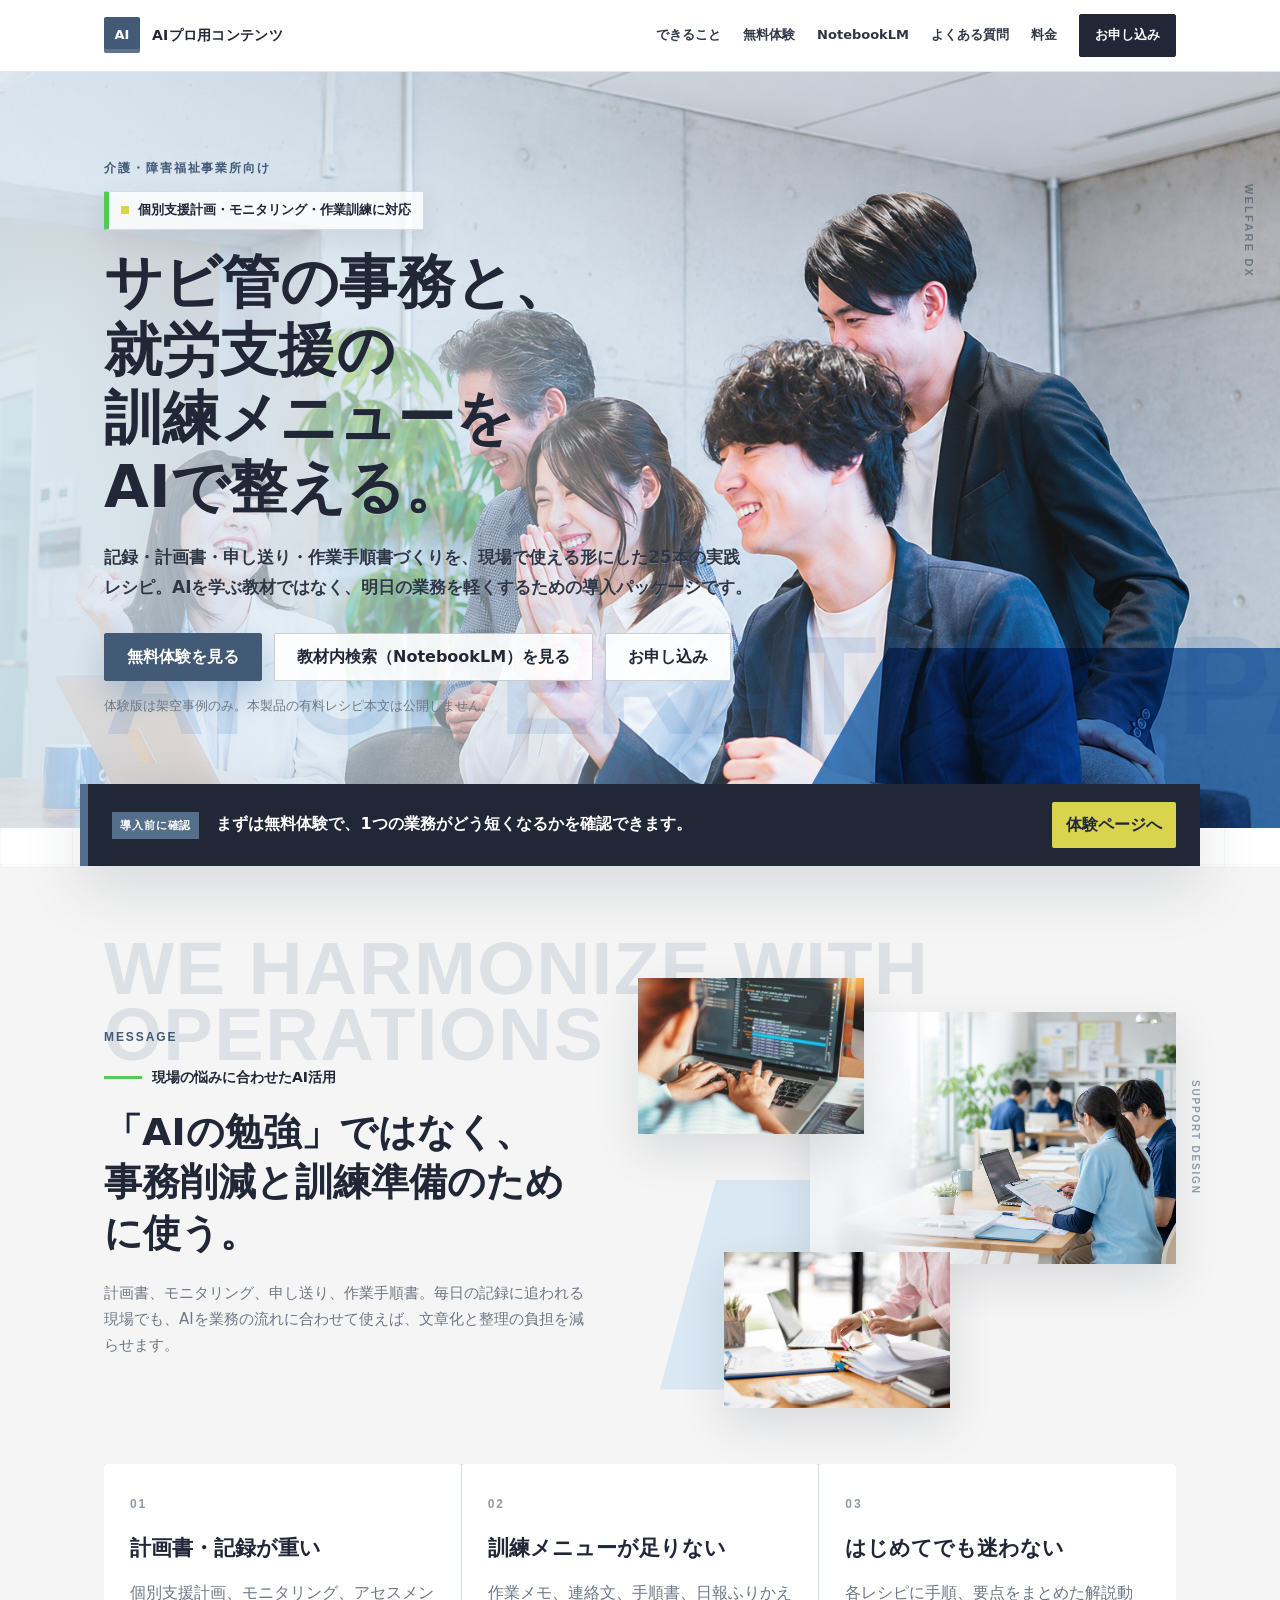
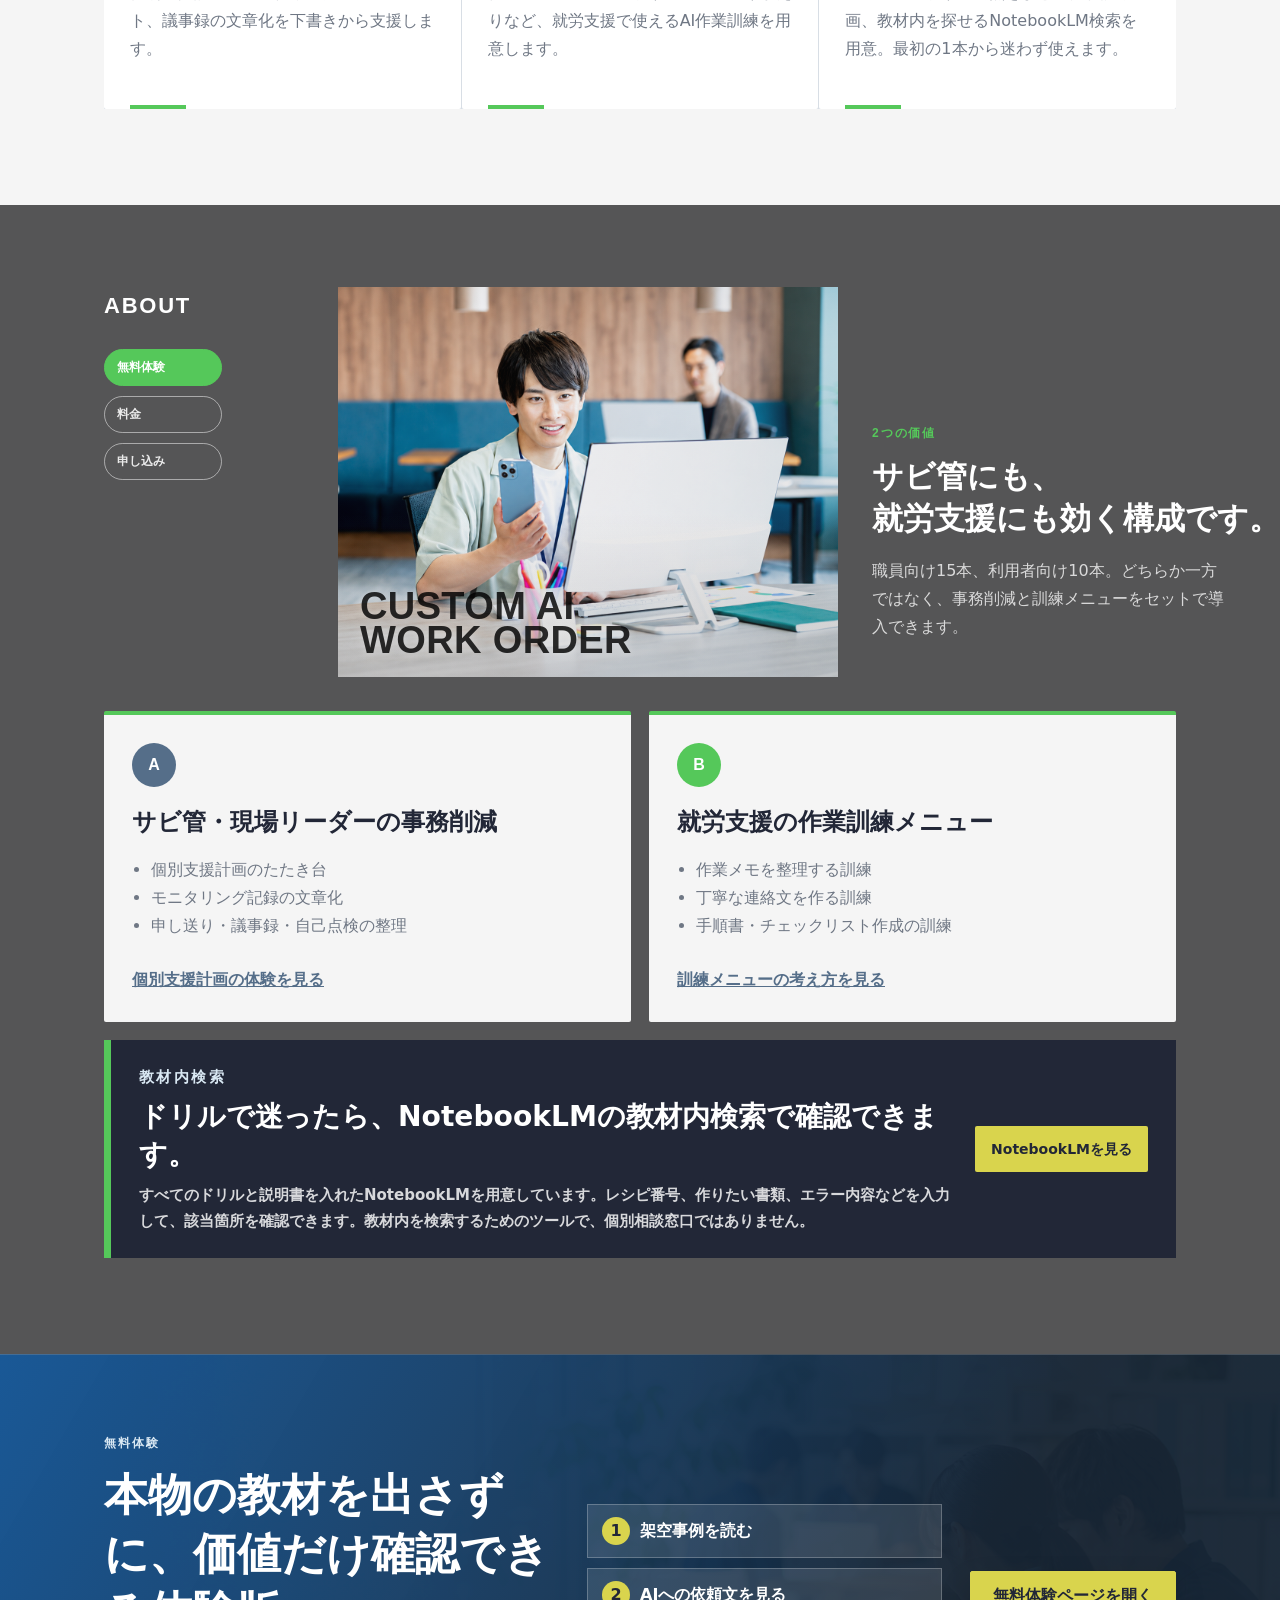
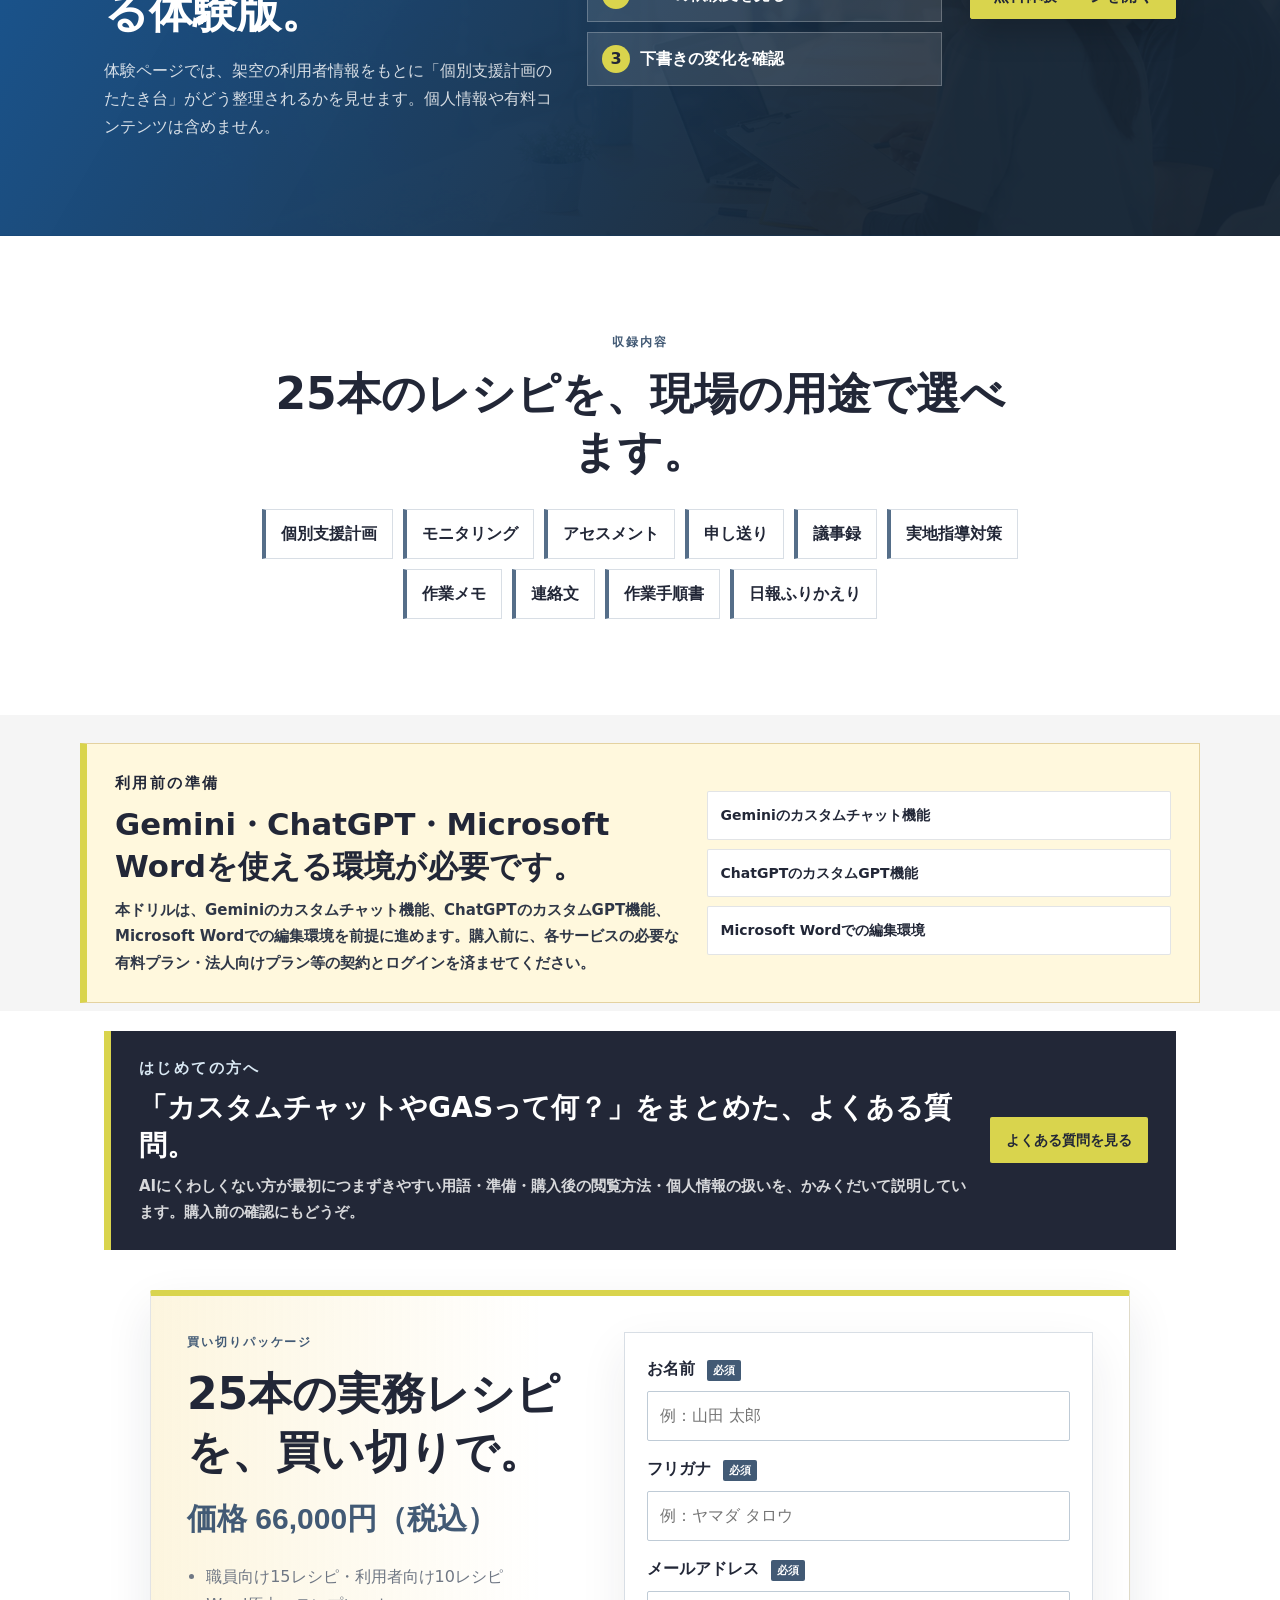
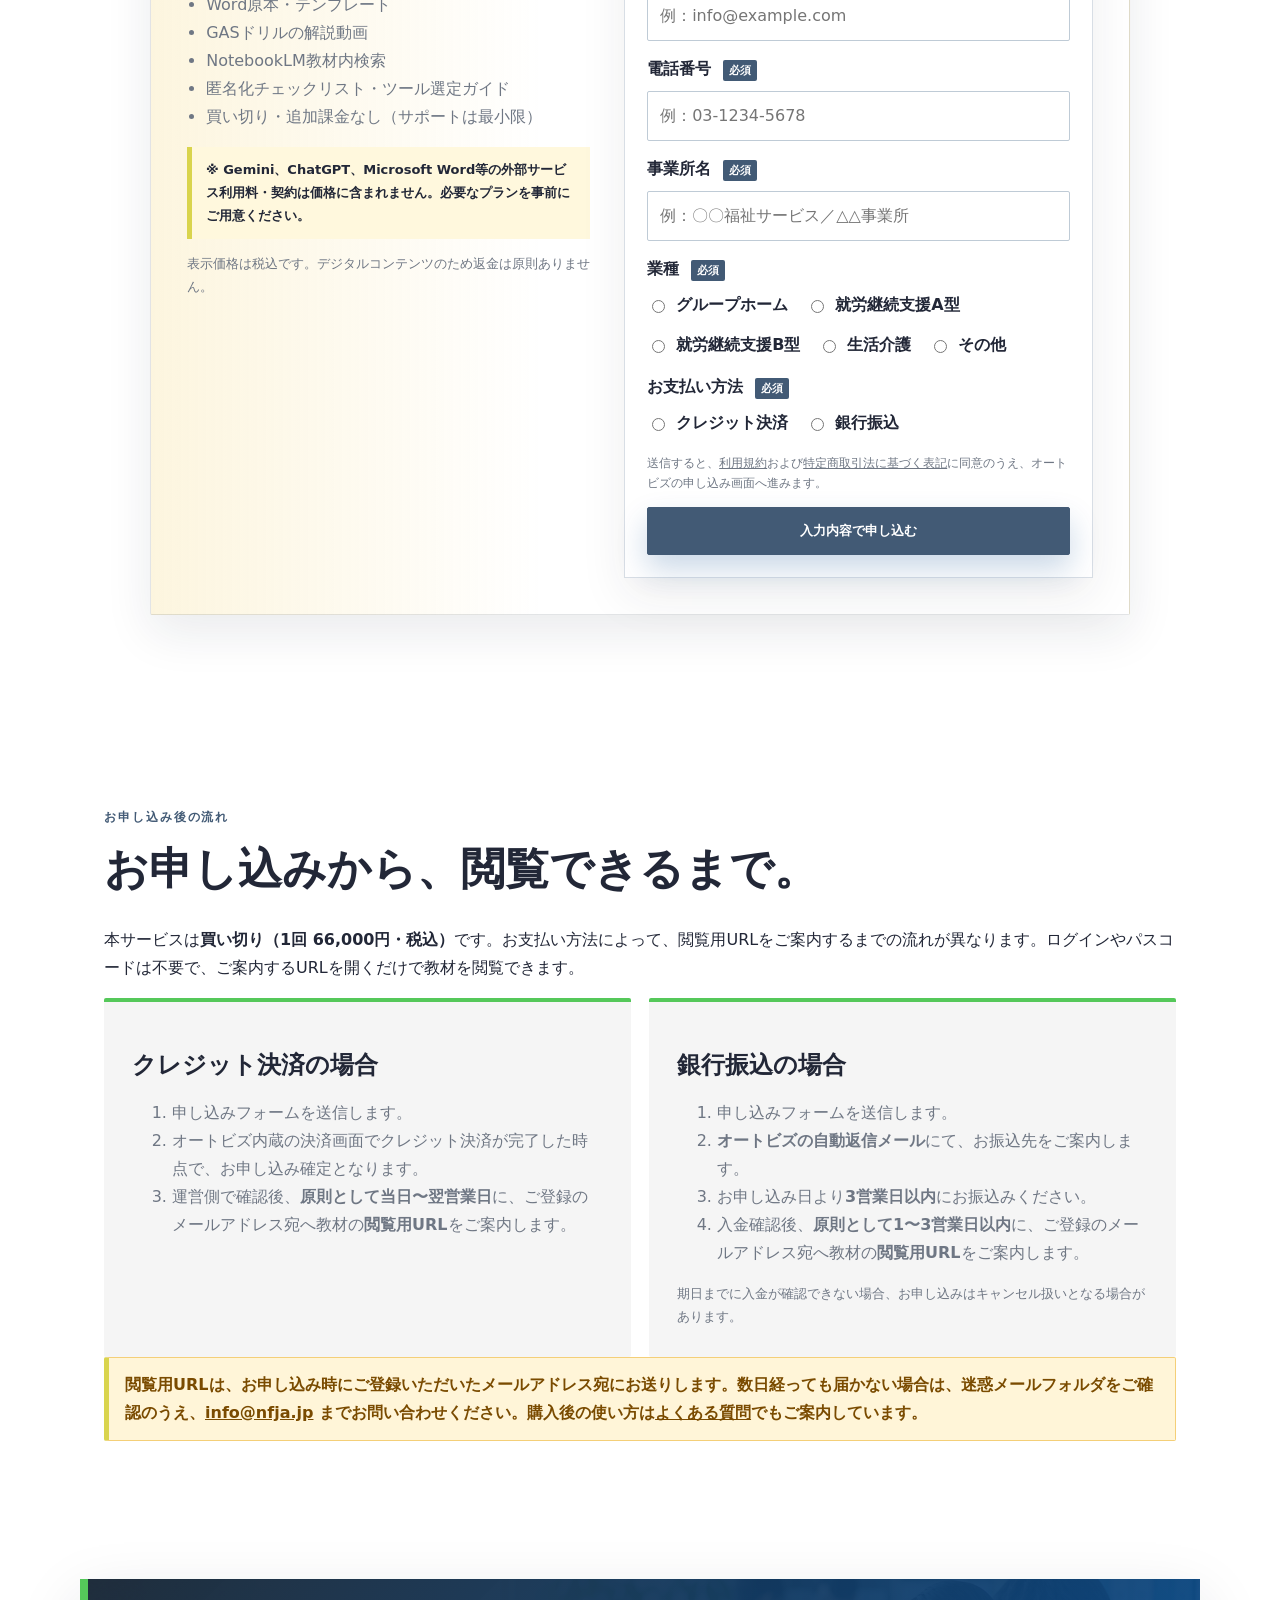
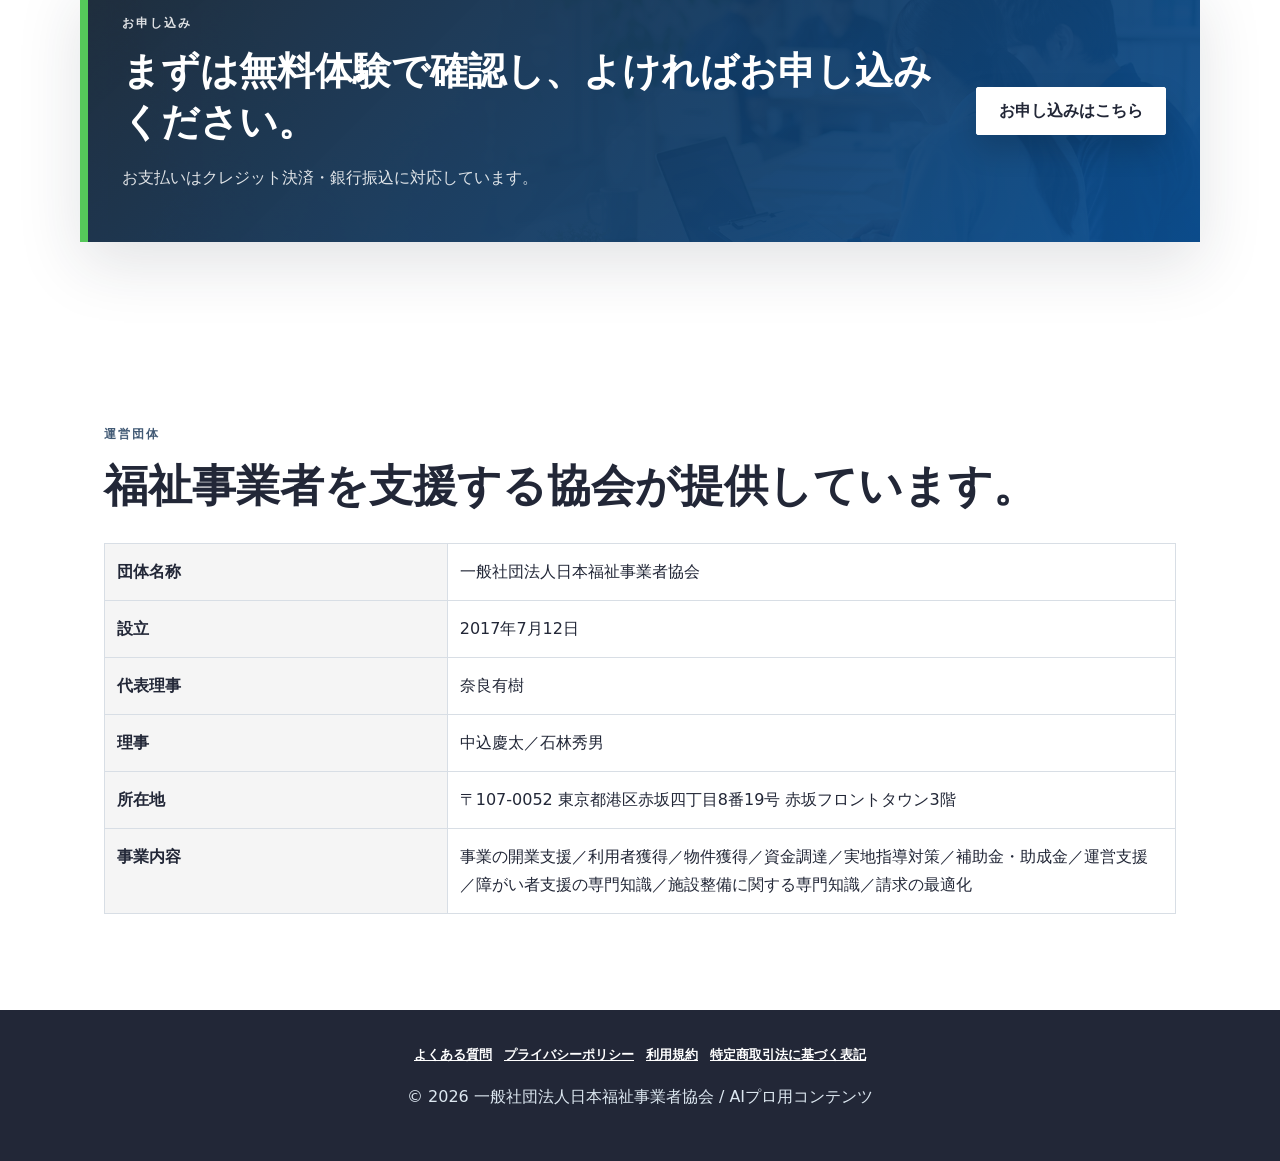
<file: index.html>
<!DOCTYPE html>
<html lang="ja">
<head>
  <meta charset="UTF-8">
  <meta name="viewport" content="width=device-width, initial-scale=1.0">
  <title>福祉現場の事務削減・作業訓練AIパッケージ｜AIプロ用コンテンツ</title>
  <meta name="description" content="サビ管・現場リーダーの記録業務を減らし、就労支援の作業訓練メニューにも使えるAI実践パッケージ。個別支援計画、モニタリング、議事録、作業手順書づくりに対応。">
  <meta property="og:title" content="福祉現場の事務削減・作業訓練AIパッケージ">
  <meta property="og:description" content="サビ管の事務削減と、就労支援の作業訓練メニューをまとめて整えるAI実践パッケージ。">
  <meta property="og:type" content="website">
  <link rel="stylesheet" href="styles.css">
</head>
<body>
  <header class="site-header">
    <a class="brand" href="index.html">
      <span class="brand-mark">AI</span>
      <span>AIプロ用コンテンツ</span>
    </a>
    <nav class="site-nav" aria-label="主要メニュー">
      <a href="#value">できること</a>
      <a href="trial.html">無料体験</a>
      <a href="#notebook">NotebookLM</a>
      <a href="faq.html">よくある質問</a>
      <a href="#price">料金</a>
      <a class="nav-button" href="apply.html">お申し込み</a>
    </nav>
  </header>

  <main>
    <section class="hero">
      <div class="hero-bg"></div>
      <div class="hero-content">
        <div class="hero-copy">
          <p class="eyebrow">介護・障害福祉事業所向け</p>
          <div class="mini-proof">個別支援計画・モニタリング・作業訓練に対応</div>
          <h1>サビ管の事務と、<br>就労支援の<br>訓練メニューを<br>AIで整える。</h1>
          <p class="lead">記録・計画書・申し送り・作業手順書づくりを、現場で使える形にした25本の実践レシピ。AIを学ぶ教材ではなく、明日の業務を軽くするための導入パッケージです。</p>
          <div class="hero-actions">
            <a class="button primary" href="trial.html">無料体験を見る</a>
            <a class="button secondary" href="#notebook">教材内検索（NotebookLM）を見る</a>
            <a class="button secondary" href="apply.html">お申し込み</a>
          </div>
          <p class="micro-note">体験版は架空事例のみ。本製品の有料レシピ本文は公開しません。</p>
        </div>

        <div class="hero-visual" aria-label="AI活用イメージ">
          <div class="visual-card main-card">
            <div class="card-header">
              <span></span><span></span><span></span>
            </div>
            <p class="card-label">Before</p>
            <h2>個別支援計画のたたき台</h2>
            <div class="timeline">
              <div><strong>30分</strong><span>手書きで整理</span></div>
              <div><strong>5分</strong><span>AIで下書き</span></div>
            </div>
            <div class="fake-document">
              <span></span><span></span><span></span><span></span>
            </div>
          </div>
          <div class="floating-card training">
            <span>訓練メニュー</span>
            <strong>作業手順書</strong>
          </div>
          <div class="floating-card proof">
            <span>買い切り</span>
            <strong>いつでも閲覧</strong>
          </div>
        </div>
      </div>
    </section>

    <section class="blue-band">
      <div>
        <span class="band-badge">導入前に確認</span>
        <strong>まずは無料体験で、1つの業務がどう短くなるかを確認できます。</strong>
      </div>
      <a href="trial.html">体験ページへ</a>
    </section>

    <section class="section intro">
      <div class="intro-layout">
        <div class="intro-copy">
          <p class="section-kicker">MESSAGE</p>
          <p class="intro-subtitle">現場の悩みに合わせたAI活用</p>
          <h2>「AIの勉強」ではなく、<br>事務削減と訓練準備のために使う。</h2>
          <p>計画書、モニタリング、申し送り、作業手順書。毎日の記録に追われる現場でも、AIを業務の流れに合わせて使えば、文章化と整理の負担を減らせます。</p>
        </div>
        <div class="intro-collage" aria-hidden="true">
          <div class="collage-slab"></div>
          <figure class="collage-photo collage-main">
            <img src="assets/hero-support-office.png" alt="">
          </figure>
          <figure class="collage-photo collage-sub top">
            <img src="assets/collage-code-work.jpg" alt="">
          </figure>
          <figure class="collage-photo collage-sub bottom">
            <img src="assets/collage-documents.jpg" alt="">
          </figure>
          <span class="vertical-note">SUPPORT DESIGN</span>
        </div>
      </div>
      <div class="problem-grid">
        <article>
          <span>01</span>
          <h3>計画書・記録が重い</h3>
          <p>個別支援計画、モニタリング、アセスメント、議事録の文章化を下書きから支援します。</p>
        </article>
        <article>
          <span>02</span>
          <h3>訓練メニューが足りない</h3>
          <p>作業メモ、連絡文、手順書、日報ふりかえりなど、就労支援で使えるAI作業訓練を用意します。</p>
        </article>
        <article>
          <span>03</span>
          <h3>はじめてでも迷わない</h3>
          <p>各レシピに手順、要点をまとめた解説動画、教材内を探せるNotebookLM検索を用意。最初の1本から迷わず使えます。</p>
        </article>
      </div>
    </section>

    <section class="section value-section" id="value">
      <div class="about-layout">
        <aside class="about-side" aria-label="価値メニュー">
          <p>ABOUT</p>
          <a href="trial.html">無料体験</a>
          <a href="#price">料金</a>
          <a href="apply.html">申し込み</a>
        </aside>
        <div class="about-main">
          <div class="about-photo">
            <img src="assets/ChatGPT Image 2026年5月29日 10_06_43.png" alt="">
            <span class="about-word">CUSTOM AI<br>WORK ORDER</span>
          </div>
          <div class="about-copy">
            <p class="section-kicker">2つの価値</p>
            <h2>サビ管にも、<span class="nowrap">就労支援にも効く構成です。</span></h2>
            <p>職員向け15本、利用者向け10本。どちらか一方ではなく、事務削減と訓練メニューをセットで導入できます。</p>
          </div>
        </div>
      </div>

      <div class="value-cards">
        <article class="value-card">
          <div class="value-icon">A</div>
          <h3>サビ管・現場リーダーの事務削減</h3>
          <ul>
            <li>個別支援計画のたたき台</li>
            <li>モニタリング記録の文章化</li>
            <li>申し送り・議事録・自己点検の整理</li>
          </ul>
          <a href="trial.html">個別支援計画の体験を見る</a>
        </article>
        <article class="value-card">
          <div class="value-icon teal">B</div>
          <h3>就労支援の作業訓練メニュー</h3>
          <ul>
            <li>作業メモを整理する訓練</li>
            <li>丁寧な連絡文を作る訓練</li>
            <li>手順書・チェックリスト作成の訓練</li>
          </ul>
          <a href="trial.html">訓練メニューの考え方を見る</a>
        </article>
      </div>
      <div class="notebook-panel" id="notebook">
        <div>
          <p class="section-kicker">教材内検索</p>
          <h3>ドリルで迷ったら、NotebookLMの教材内検索で確認できます。</h3>
          <p>すべてのドリルと説明書を入れたNotebookLMを用意しています。レシピ番号、作りたい書類、エラー内容などを入力して、該当箇所を確認できます。教材内を検索するためのツールで、個別相談窓口ではありません。</p>
        </div>
        <a href="https://notebooklm.google.com/notebook/e52fdaa5-f322-4daf-9e3e-a29ed85f7e37" target="_blank" rel="noopener">NotebookLMを見る</a>
      </div>
    </section>

    <section class="section trial-panel">
      <div class="trial-copy">
        <p class="section-kicker">無料体験</p>
        <h2>本物の教材を出さずに、価値だけ確認できる体験版。</h2>
        <p>体験ページでは、架空の利用者情報をもとに「個別支援計画のたたき台」がどう整理されるかを見せます。個人情報や有料コンテンツは含めません。</p>
      </div>
      <div class="trial-steps">
        <div><span>1</span>架空事例を読む</div>
        <div><span>2</span>AIへの依頼文を見る</div>
        <div><span>3</span>下書きの変化を確認</div>
      </div>
      <a class="button primary" href="trial.html">無料体験ページを開く</a>
    </section>

    <section class="section recipe-section">
      <p class="section-kicker">収録内容</p>
      <h2>25本のレシピを、現場の用途で選べます。</h2>
      <div class="recipe-list">
        <span>個別支援計画</span>
        <span>モニタリング</span>
        <span>アセスメント</span>
        <span>申し送り</span>
        <span>議事録</span>
        <span>実地指導対策</span>
        <span>作業メモ</span>
        <span>連絡文</span>
        <span>作業手順書</span>
        <span>日報ふりかえり</span>
      </div>
    </section>

    <section class="requirements-band" aria-label="利用前に必要な環境">
      <div class="requirements-inner">
        <div>
          <p class="section-kicker">利用前の準備</p>
          <h2>Gemini・ChatGPT・Microsoft Wordを使える環境が必要です。</h2>
          <p>本ドリルは、Geminiのカスタムチャット機能、ChatGPTのカスタムGPT機能、Microsoft Wordでの編集環境を前提に進めます。購入前に、各サービスの必要な有料プラン・法人向けプラン等の契約とログインを済ませてください。</p>
        </div>
        <ul class="requirements-list">
          <li>Geminiのカスタムチャット機能</li>
          <li>ChatGPTのカスタムGPT機能</li>
          <li>Microsoft Wordでの編集環境</li>
        </ul>
      </div>
    </section>

    <section class="section faq-teaser-section">
      <div class="notebook-panel faq-teaser">
        <div>
          <p class="section-kicker">はじめての方へ</p>
          <h3>「カスタムチャットやGASって何？」をまとめた、よくある質問。</h3>
          <p>AIにくわしくない方が最初につまずきやすい用語・準備・購入後の閲覧方法・個人情報の扱いを、かみくだいて説明しています。購入前の確認にもどうぞ。</p>
        </div>
        <a href="faq.html">よくある質問を見る</a>
      </div>
    </section>

    <section class="section price-section" id="price">
      <div class="price-card">
        <div class="price-copy">
          <p class="section-kicker">買い切りパッケージ</p>
          <h2>25本の実務レシピを、買い切りで。</h2>
          <p class="price">価格 66,000円（税込）</p>
          <ul>
            <li>職員向け15レシピ・利用者向け10レシピ</li>
            <li>Word原本・テンプレート</li>
            <li>GASドリルの解説動画</li>
            <li>NotebookLM教材内検索</li>
            <li>匿名化チェックリスト・ツール選定ガイド</li>
            <li>買い切り・追加課金なし（サポートは最小限）</li>
          </ul>
          <p class="requirements-note">※ Gemini、ChatGPT、Microsoft Word等の外部サービス利用料・契約は価格に含まれません。必要なプランを事前にご用意ください。</p>
          <p class="micro-note">表示価格は税込です。デジタルコンテンツのため返金は原則ありません。</p>
        </div>

        <form action="https://76auto.biz/nfja/responder.php" method="post" enctype="multipart/form-data" class="price-form">
          <input type="hidden" name="mcode" value="UTF-8">
          <input type="hidden" name="tno" value="74">
          <input type="hidden" name="spflg" value="1">
          <input type="hidden" name="fld3" value="福祉×AI 業務削減ツール">
          <input type="hidden" name="fld4" value="66000">
          <input type="hidden" name="rgst" value="entry">

          <div class="field">
            <label class="lbl" for="lp-name1">お名前 <span class="req">必須</span></label>
            <input id="lp-name1" type="text" name="name1" required placeholder="例：山田 太郎">
          </div>
          <div class="field">
            <label class="lbl" for="lp-name2">フリガナ <span class="req">必須</span></label>
            <input id="lp-name2" type="text" name="name2" required placeholder="例：ヤマダ タロウ">
          </div>
          <div class="field">
            <label class="lbl" for="lp-email">メールアドレス <span class="req">必須</span></label>
            <input id="lp-email" type="email" name="email" required placeholder="例：info@example.com">
          </div>
          <div class="field">
            <label class="lbl" for="lp-tel">電話番号 <span class="req">必須</span></label>
            <input id="lp-tel" type="tel" name="fld1" required placeholder="例：03-1234-5678">
          </div>
          <div class="field">
            <label class="lbl" for="lp-office">事業所名 <span class="req">必須</span></label>
            <input id="lp-office" type="text" name="fld6" required placeholder="例：〇〇福祉サービス／△△事業所">
          </div>
          <div class="field">
            <label class="lbl">業種 <span class="req">必須</span></label>
            <div class="radios">
              <label><input type="radio" name="fld7" value="グループホーム" required> グループホーム</label>
              <label><input type="radio" name="fld7" value="就労継続支援A型"> 就労継続支援A型</label>
              <label><input type="radio" name="fld7" value="就労継続支援B型"> 就労継続支援B型</label>
              <label><input type="radio" name="fld7" value="生活介護"> 生活介護</label>
              <label><input type="radio" name="fld7" value="その他"> その他</label>
            </div>
          </div>
          <div class="field">
            <label class="lbl">お支払い方法 <span class="req">必須</span></label>
            <div class="radios">
              <label><input type="radio" name="fld5" value="クレジット決済" required> クレジット決済</label>
              <label><input type="radio" name="fld5" value="銀行振込"> 銀行振込</label>
            </div>
          </div>
          <p class="agree-note">送信すると、<a href="terms.html">利用規約</a>および<a href="tokushoho.html">特定商取引法に基づく表記</a>に同意のうえ、オートビズの申し込み画面へ進みます。</p>
          <button type="submit" name="sbm" value="登録" class="button primary submit">入力内容で申し込む</button>
        </form>
      </div>
    </section>

    <section class="section flow-section" id="flow">
      <p class="section-kicker">お申し込み後の流れ</p>
      <h2>お申し込みから、閲覧できるまで。</h2>
      <p>本サービスは<strong>買い切り（1回 66,000円・税込）</strong>です。お支払い方法によって、閲覧用URLをご案内するまでの流れが異なります。ログインやパスコードは不要で、ご案内するURLを開くだけで教材を閲覧できます。</p>

      <div class="value-cards">
        <article class="value-card">
          <h3>クレジット決済の場合</h3>
          <ol>
            <li>申し込みフォームを送信します。</li>
            <li>オートビズ内蔵の決済画面でクレジット決済が完了した時点で、お申し込み確定となります。</li>
            <li>運営側で確認後、<strong>原則として当日〜翌営業日</strong>に、ご登録のメールアドレス宛へ教材の<strong>閲覧用URL</strong>をご案内します。</li>
          </ol>
        </article>
        <article class="value-card">
          <h3>銀行振込の場合</h3>
          <ol>
            <li>申し込みフォームを送信します。</li>
            <li><strong>オートビズの自動返信メール</strong>にて、お振込先をご案内します。</li>
            <li>お申し込み日より<strong>3営業日以内</strong>にお振込みください。</li>
            <li>入金確認後、<strong>原則として1〜3営業日以内</strong>に、ご登録のメールアドレス宛へ教材の<strong>閲覧用URL</strong>をご案内します。</li>
          </ol>
          <p class="micro-note">期日までに入金が確認できない場合、お申し込みはキャンセル扱いとなる場合があります。</p>
        </article>
      </div>

      <div class="notice">
        閲覧用URLは、お申し込み時にご登録いただいたメールアドレス宛にお送りします。数日経っても届かない場合は、迷惑メールフォルダをご確認のうえ、<a href="mailto:info@nfja.jp">info@nfja.jp</a> までお問い合わせください。購入後の使い方は<a href="faq.html#view">よくある質問</a>でもご案内しています。
      </div>
    </section>

    <section class="apply-band" id="apply">
      <div>
        <p class="section-kicker">お申し込み</p>
        <h2>まずは無料体験で確認し、よければお申し込みください。</h2>
        <p>お支払いはクレジット決済・銀行振込に対応しています。</p>
      </div>
      <a class="button white" href="apply.html">お申し込みはこちら</a>
    </section>

    <section class="section about-section" id="about">
      <p class="section-kicker">運営団体</p>
      <h2>福祉事業者を支援する協会が提供しています。</h2>
      <table class="legal-table">
        <tr><th>団体名称</th><td>一般社団法人日本福祉事業者協会</td></tr>
        <tr><th>設立</th><td>2017年7月12日</td></tr>
        <tr><th>代表理事</th><td>奈良有樹</td></tr>
        <tr><th>理事</th><td>中込慶太／石林秀男</td></tr>
        <tr><th>所在地</th><td>〒107-0052 東京都港区赤坂四丁目8番19号 赤坂フロントタウン3階</td></tr>
        <tr><th>事業内容</th><td>事業の開業支援／利用者獲得／物件獲得／資金調達／実地指導対策／補助金・助成金／運営支援／障がい者支援の専門知識／施設整備に関する専門知識／請求の最適化</td></tr>
      </table>
    </section>
  </main>

  <footer class="site-footer">
    <div class="footer-links">
      <a href="faq.html">よくある質問</a>
      <a href="privacy.html">プライバシーポリシー</a>
      <a href="terms.html">利用規約</a>
      <a href="tokushoho.html">特定商取引法に基づく表記</a>
    </div>
    <p>© 2026 一般社団法人日本福祉事業者協会 / AIプロ用コンテンツ</p>
  </footer>
</body>
</html>
</file>
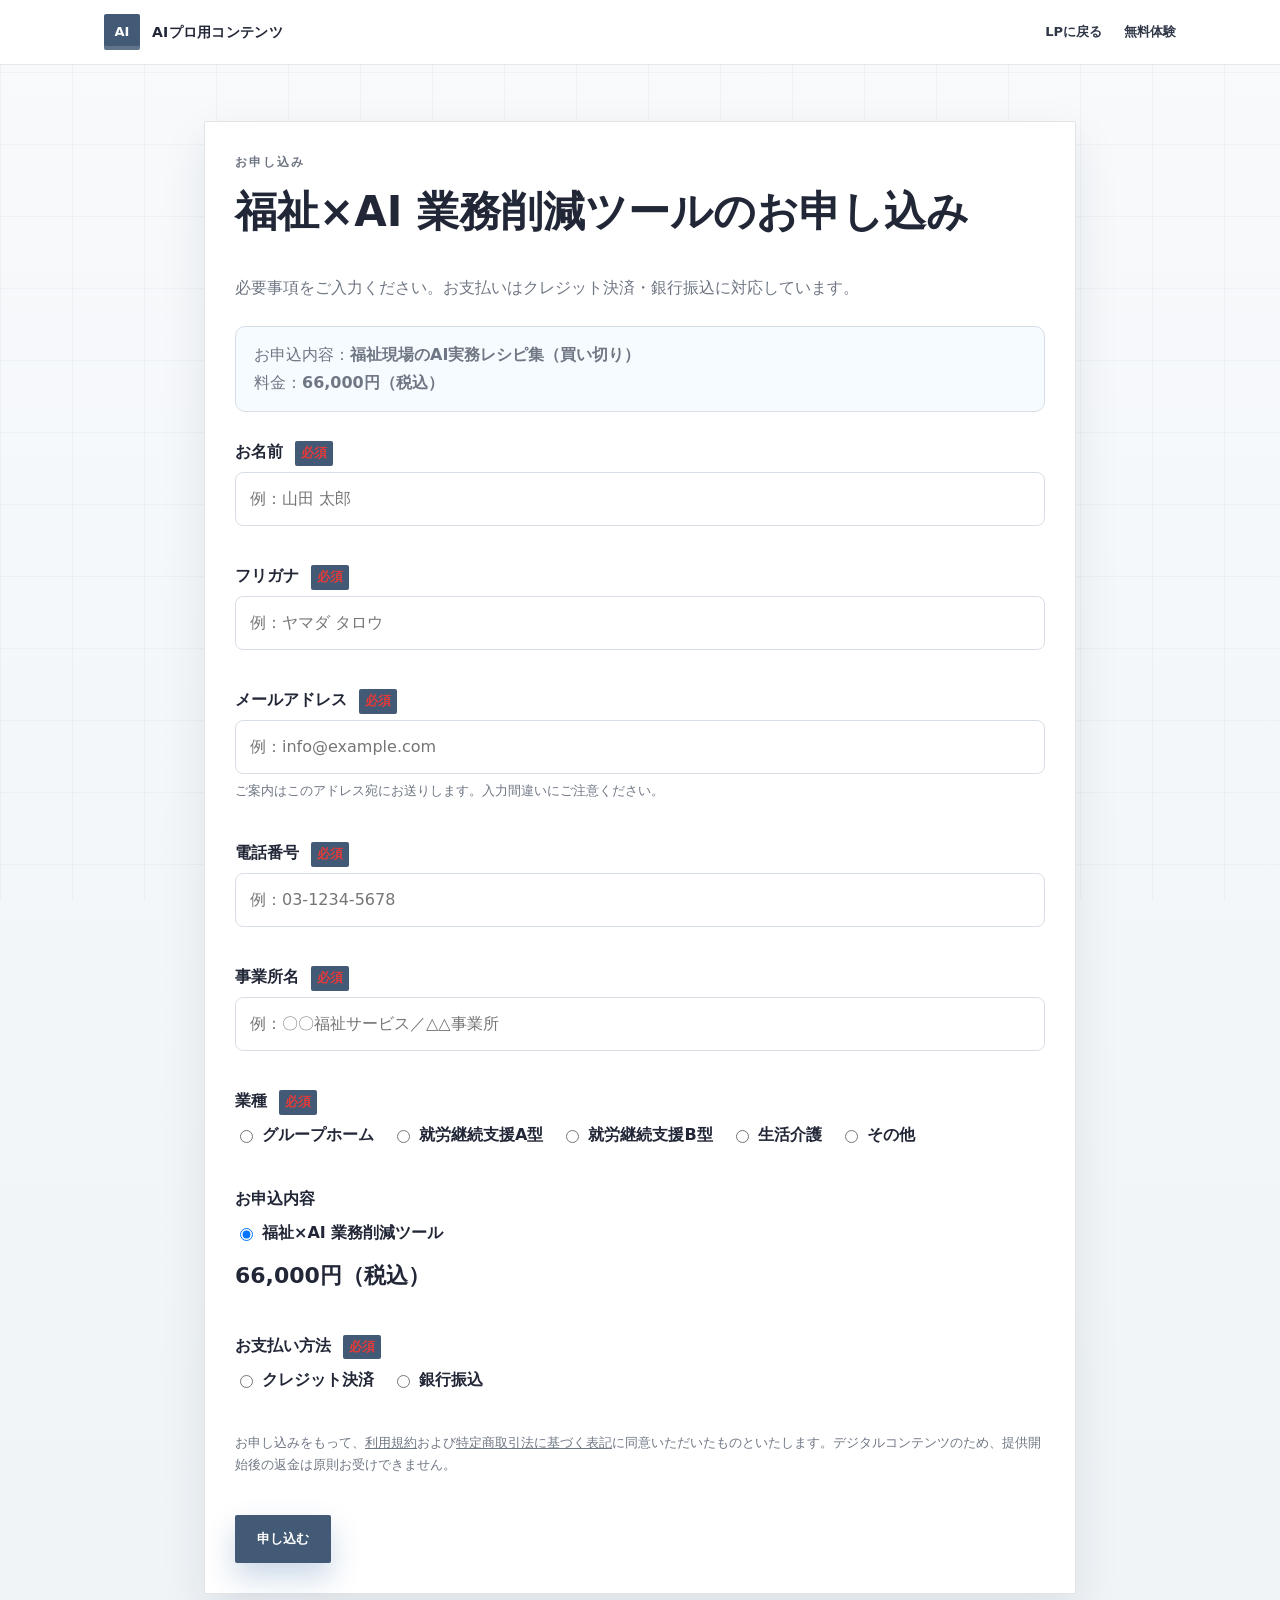
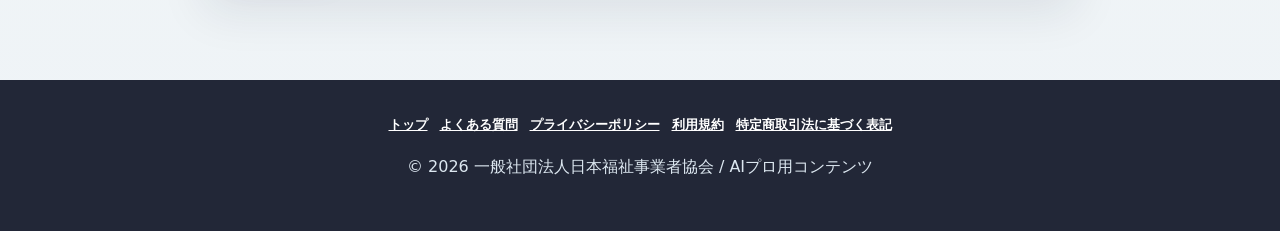
<file: apply.html>
<!DOCTYPE html>
<html lang="ja">
<head>
  <meta charset="UTF-8">
  <meta name="viewport" content="width=device-width, initial-scale=1.0">
  <title>お申し込み｜AIプロ用コンテンツ</title>
  <meta name="description" content="福祉×AI 業務削減ツールのお申し込みフォーム。クレジット決済・銀行振込に対応。">
  <meta name="robots" content="noindex">
  <link rel="stylesheet" href="styles.css">
  <style>
    .apply-form { display: grid; gap: 18px; margin-top: 8px; }
    .apply-form .field { display: grid; gap: 6px; }
    .apply-form label.lbl { font-weight: 800; }
    .apply-form .req { color: #e23b3b; font-size: 13px; }
    .apply-form input[type="text"] {
      width: 100%; padding: 12px 14px; border: 1px solid var(--line);
      border-radius: 8px; font-size: 16px; background: #fff;
    }
    .apply-form input[type="text"]:focus { outline: 2px solid var(--blue); border-color: var(--blue); }
    .apply-form small { color: var(--muted); font-size: 13px; }
    .apply-form .radios { display: flex; flex-wrap: wrap; gap: 8px 18px; }
    .apply-form .radios label { display: inline-flex; align-items: center; gap: 6px; font-weight: 700; }
    .apply-form .price-line { font-size: 22px; font-weight: 900; color: var(--blue-dark); margin: 4px 0 0; }
    .apply-form .agree-note { font-size: 13px; color: var(--muted); }
    .apply-form button.submit { border: 0; cursor: pointer; }
    .order-summary { background: #f6fbff; border: 1px solid var(--line); border-radius: 10px; padding: 14px 18px; margin-bottom: 6px; }
    .order-summary strong { color: var(--blue-dark); }
  </style>
</head>
<body class="legal-page">
  <header class="site-header">
    <a class="brand" href="index.html"><span class="brand-mark">AI</span><span>AIプロ用コンテンツ</span></a>
    <nav class="site-nav" aria-label="主要メニュー">
      <a href="index.html">LPに戻る</a>
      <a href="trial.html">無料体験</a>
    </nav>
  </header>

  <main class="page-shell">
    <section class="page-card">
      <p class="section-kicker">お申し込み</p>
      <h1>福祉×AI 業務削減ツールのお申し込み</h1>
      <p>必要事項をご入力ください。お支払いはクレジット決済・銀行振込に対応しています。</p>

      <div class="order-summary">
        <p style="margin:0;">お申込内容：<strong>福祉現場のAI実務レシピ集（買い切り）</strong><br>料金：<strong>66,000円（税込）</strong></p>
      </div>

      <!-- ▼ オートビズ（76auto.biz）への送信フォーム。hidden項目・name属性は変更しないこと ▼ -->
      <form action="https://76auto.biz/nfja/responder.php" method="post" enctype="multipart/form-data" class="apply-form">
        <input type="hidden" name="mcode" value="UTF-8">
        <input type="hidden" name="tno" value="74">
        <input type="hidden" name="spflg" value="1">
        <input type="hidden" name="fld4" value="66000">
        <input type="hidden" name="rgst" value="entry">

        <div class="field">
          <label class="lbl">お名前 <span class="req">必須</span></label>
          <input type="text" name="name1" required placeholder="例：山田 太郎">
        </div>
        <div class="field">
          <label class="lbl">フリガナ <span class="req">必須</span></label>
          <input type="text" name="name2" required placeholder="例：ヤマダ タロウ">
        </div>
        <div class="field">
          <label class="lbl">メールアドレス <span class="req">必須</span></label>
          <input type="text" name="email" required placeholder="例：info@example.com">
          <small>ご案内はこのアドレス宛にお送りします。入力間違いにご注意ください。</small>
        </div>
        <div class="field">
          <label class="lbl">電話番号 <span class="req">必須</span></label>
          <input type="text" name="fld1" required placeholder="例：03-1234-5678">
        </div>
        <div class="field">
          <label class="lbl">事業所名 <span class="req">必須</span></label>
          <input type="text" name="fld6" required placeholder="例：〇〇福祉サービス／△△事業所">
        </div>
        <div class="field">
          <label class="lbl">業種 <span class="req">必須</span></label>
          <div class="radios">
            <label><input type="radio" name="fld7" value="グループホーム" required> グループホーム</label>
            <label><input type="radio" name="fld7" value="就労継続支援A型"> 就労継続支援A型</label>
            <label><input type="radio" name="fld7" value="就労継続支援B型"> 就労継続支援B型</label>
            <label><input type="radio" name="fld7" value="生活介護"> 生活介護</label>
            <label><input type="radio" name="fld7" value="その他"> その他</label>
          </div>
        </div>
        <div class="field">
          <label class="lbl">お申込内容</label>
          <div class="radios">
            <label><input type="radio" name="fld3" value="福祉×AI 業務削減ツール" checked> 福祉×AI 業務削減ツール</label>
          </div>
          <p class="price-line">66,000円（税込）</p>
        </div>
        <div class="field">
          <label class="lbl">お支払い方法 <span class="req">必須</span></label>
          <div class="radios">
            <label><input type="radio" name="fld5" value="クレジット決済" required> クレジット決済</label>
            <label><input type="radio" name="fld5" value="銀行振込"> 銀行振込</label>
          </div>
        </div>

        <p class="agree-note">お申し込みをもって、<a href="terms.html">利用規約</a>および<a href="tokushoho.html">特定商取引法に基づく表記</a>に同意いただいたものといたします。デジタルコンテンツのため、提供開始後の返金は原則お受けできません。</p>

        <div>
          <button type="submit" name="sbm" value="登録" class="button primary submit">申し込む</button>
        </div>
      </form>
    </section>
  </main>

  <footer class="site-footer">
    <div class="footer-links">
      <a href="index.html">トップ</a>
      <a href="faq.html">よくある質問</a>
      <a href="privacy.html">プライバシーポリシー</a>
      <a href="terms.html">利用規約</a>
      <a href="tokushoho.html">特定商取引法に基づく表記</a>
    </div>
    <p>© 2026 一般社団法人日本福祉事業者協会 / AIプロ用コンテンツ</p>
  </footer>
</body>
</html>
</file>
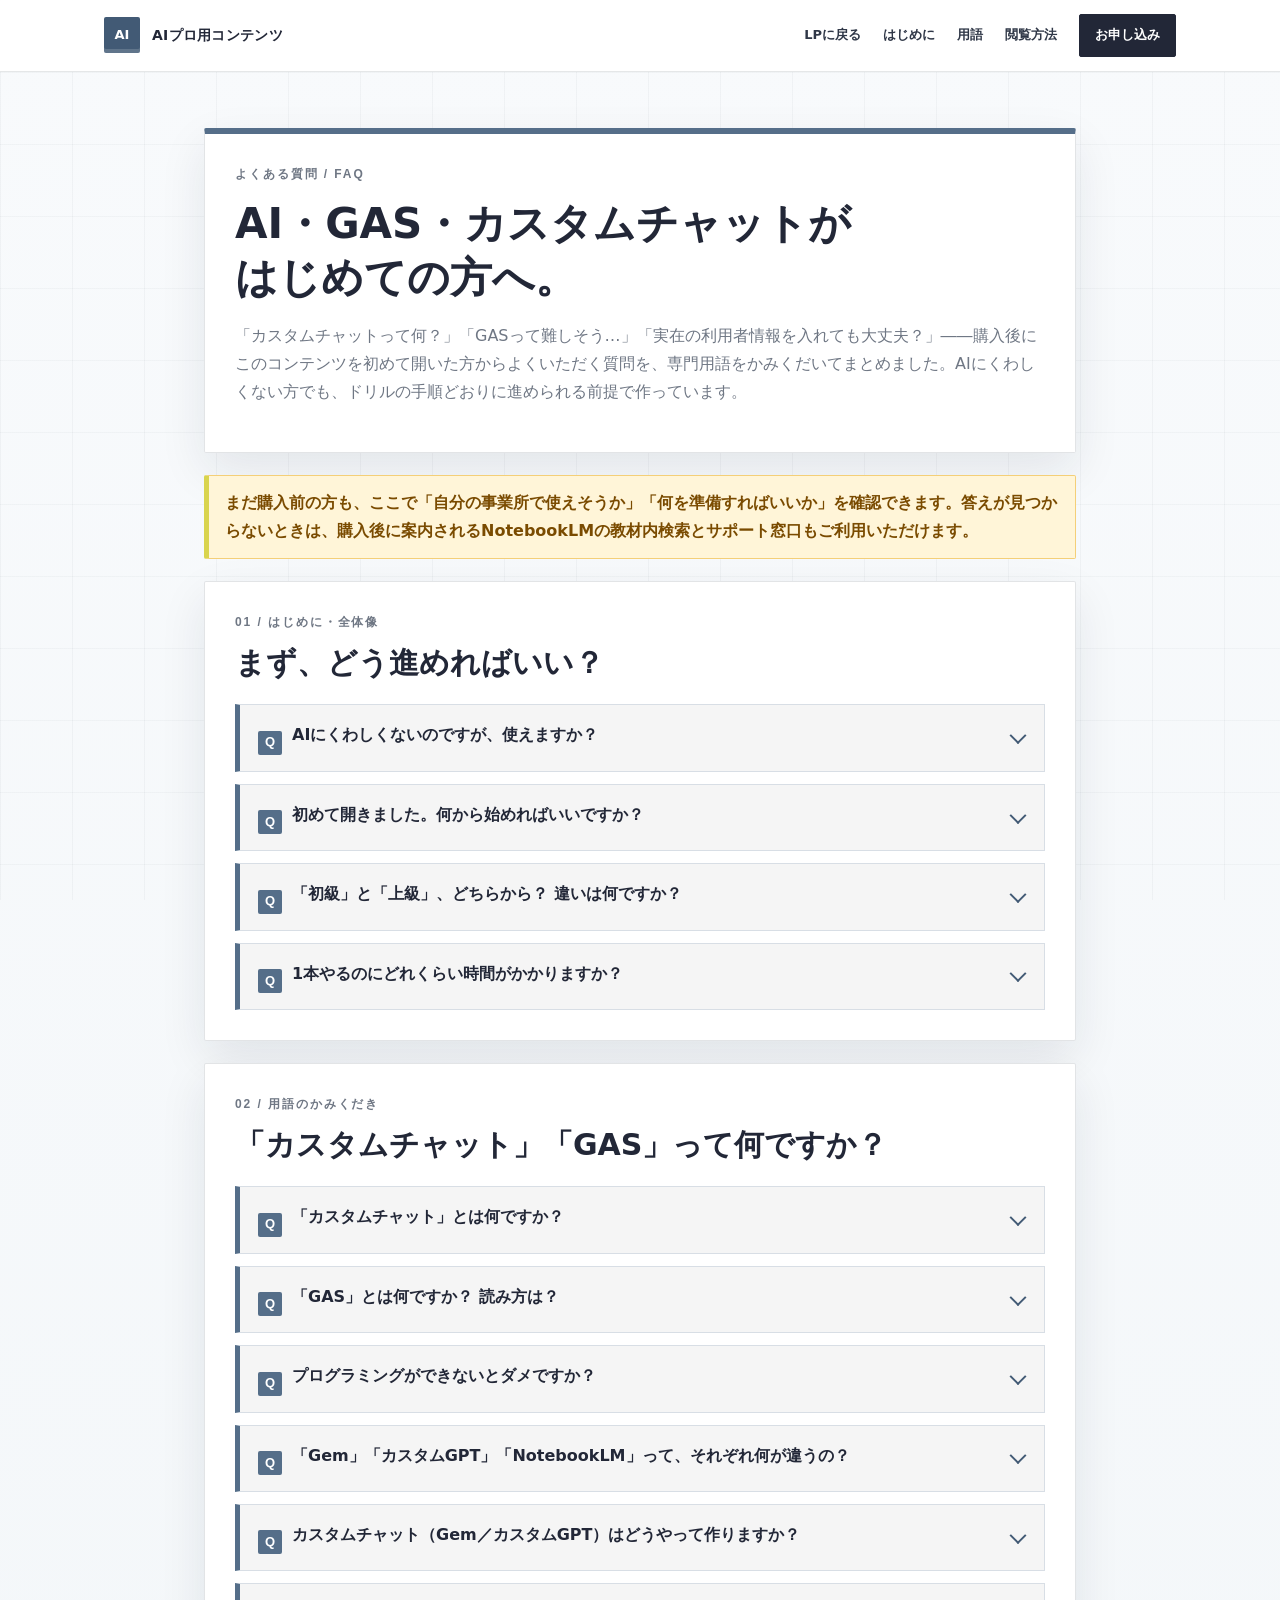
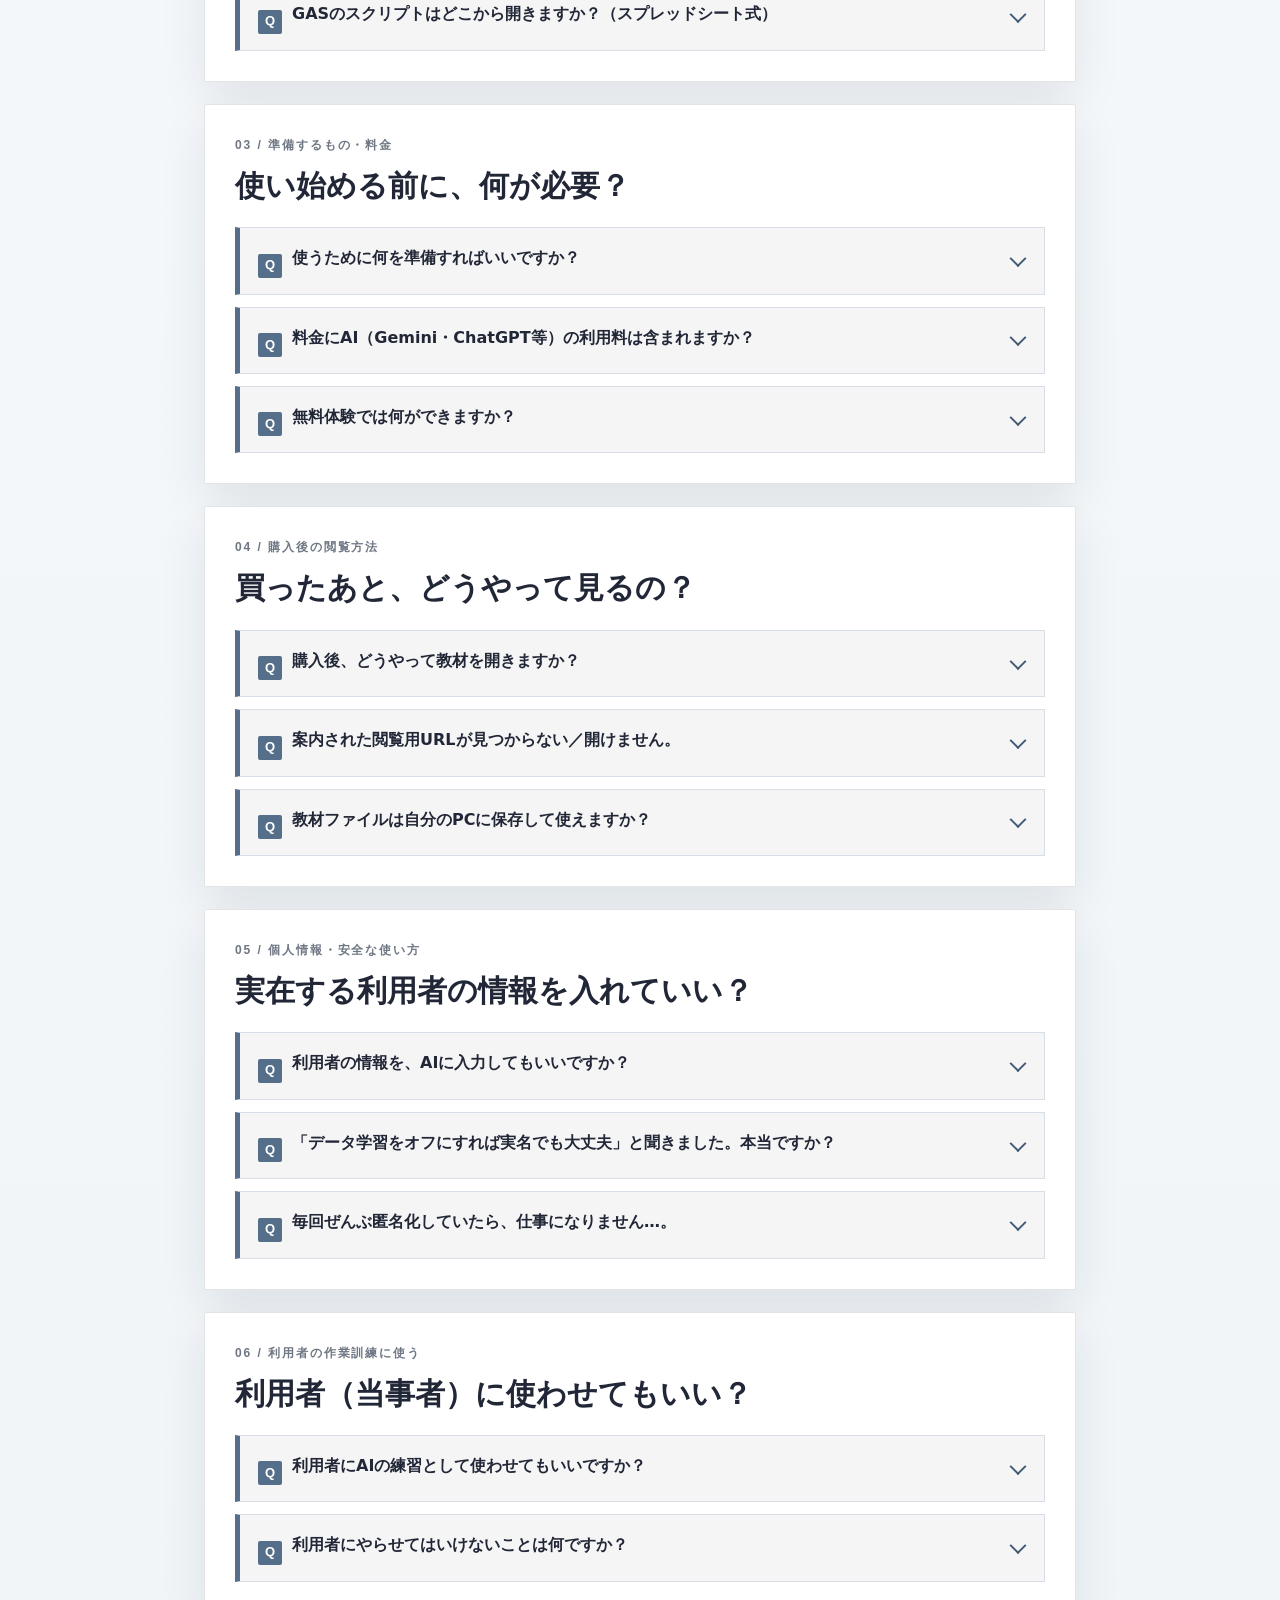
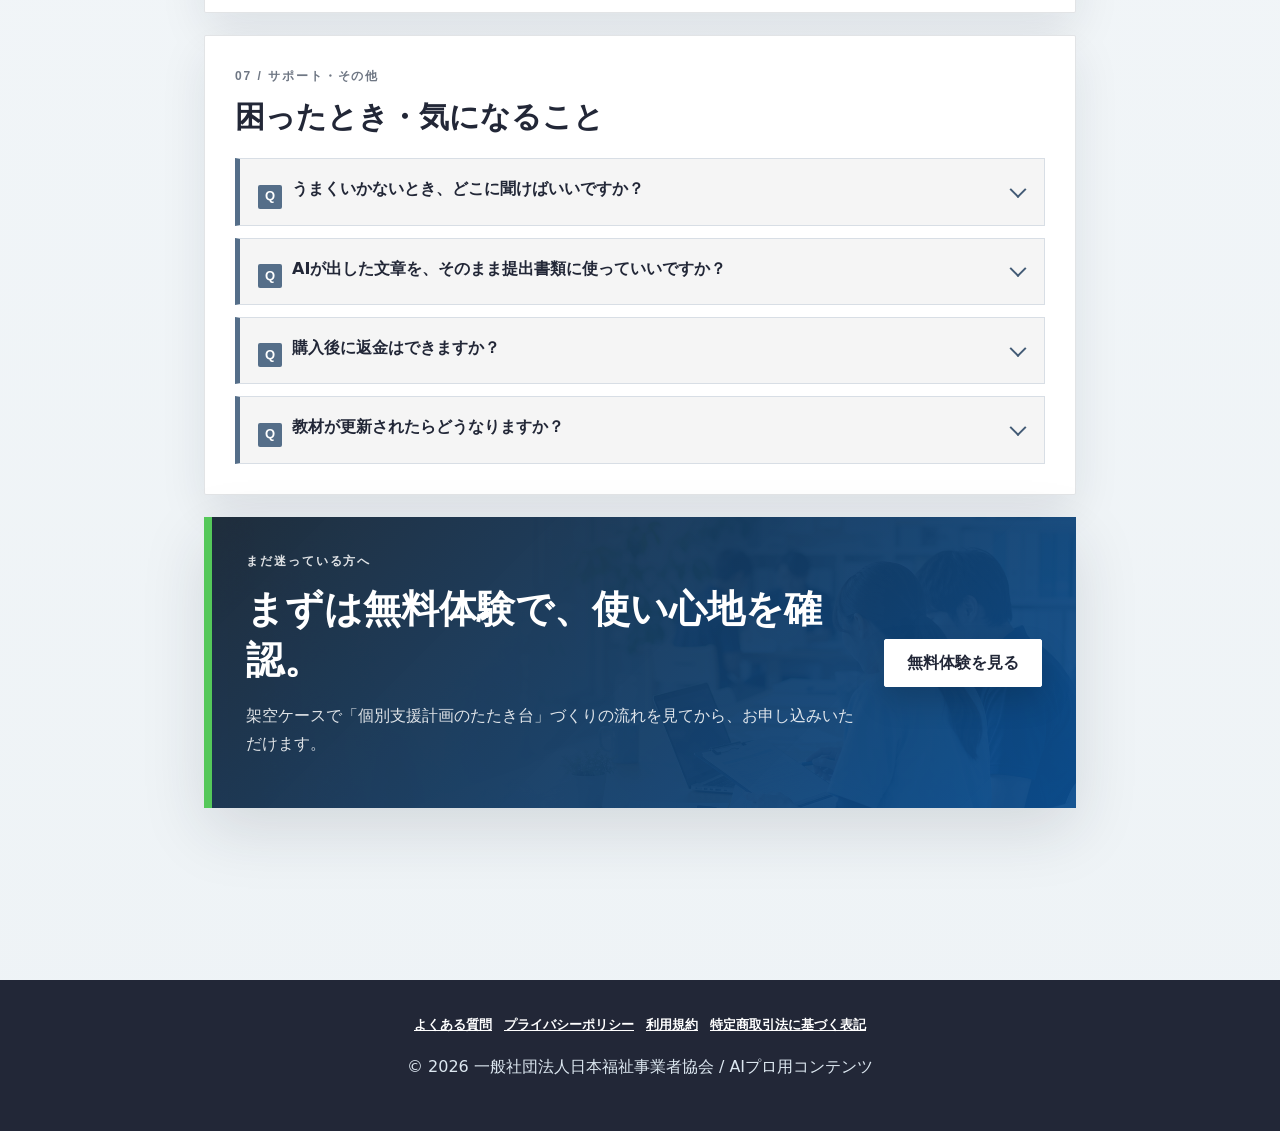
<file: faq.html>
<!DOCTYPE html>
<html lang="ja">
<head>
  <meta charset="UTF-8">
  <meta name="viewport" content="width=device-width, initial-scale=1.0">
  <title>よくある質問（FAQ）｜AIプロ用コンテンツ</title>
  <meta name="description" content="AIやGAS、カスタムチャットがはじめての方向けのよくある質問。何から始めるか、必要な準備、購入後の閲覧方法、個人情報の扱い、サポートまでをまとめています。">
  <link rel="stylesheet" href="styles.css">
</head>
<body class="legal-page faq-page">
  <header class="site-header">
    <a class="brand" href="index.html"><span class="brand-mark">AI</span><span>AIプロ用コンテンツ</span></a>
    <nav class="site-nav" aria-label="主要メニュー">
      <a href="index.html">LPに戻る</a>
      <a href="#start">はじめに</a>
      <a href="#words">用語</a>
      <a href="#view">閲覧方法</a>
      <a class="nav-button" href="index.html#price">お申し込み</a>
    </nav>
  </header>

  <main class="page-shell faq-shell">
    <section class="page-card faq-hero-card">
      <p class="section-kicker">よくある質問 / FAQ</p>
      <h1>AI・GAS・カスタムチャットが<br>はじめての方へ。</h1>
      <p>「カスタムチャットって何？」「GASって難しそう…」「実在の利用者情報を入れても大丈夫？」――購入後にこのコンテンツを初めて開いた方からよくいただく質問を、専門用語をかみくだいてまとめました。AIにくわしくない方でも、ドリルの手順どおりに進められる前提で作っています。</p>
    </section>

    <div class="notice">
      まだ購入前の方も、ここで「自分の事業所で使えそうか」「何を準備すればいいか」を確認できます。答えが見つからないときは、購入後に案内されるNotebookLMの教材内検索とサポート窓口もご利用いただけます。
    </div>

    <!-- 1. はじめに -->
    <section class="section page-card faq-section" id="start">
      <p class="section-kicker">01 / はじめに・全体像</p>
      <h2>まず、どう進めればいい？</h2>
      <div class="faq-list">
        <details class="faq-item">
          <summary>AIにくわしくないのですが、使えますか？</summary>
          <div class="faq-body">
            <p>はい、AIの知識がない前提で作っています。これは「AIを勉強する教材」ではなく、計画書・記録・申し送り・作業手順書づくりなど、明日の業務をラクにするための<strong>手順書（レシピ）集</strong>です。各レシピに「何をコピペして、どこを書き換えるか」が手順として書いてあるので、その通りに進めれば大丈夫です。難しい設定が必要な「GAS編」は上級で、解説動画つきなので、まずはやさしい「カスタムチャット編」から始められます。</p>
          </div>
        </details>
        <details class="faq-item">
          <summary>初めて開きました。何から始めればいいですか？</summary>
          <div class="faq-body">
            <p>次の順番がおすすめです（最初の通読は合計30〜45分ほど）。</p>
            <ol>
              <li><strong>「00_最初に読む」フォルダ</strong>の『はじめにお読みください』を読む</li>
              <li><strong>「AIツール選定ガイド」「匿名化チェックリスト」</strong>を読み、使うAIと個人情報の扱いを確認する</li>
              <li><strong>「レシピ一覧表」</strong>で、自分の事業所の業務・対象者・難易度に合うレシピを選ぶ</li>
              <li>選んだレシピを手順どおりに試す（まずは「初級：カスタムチャット編」から）</li>
              <li>取り組んだレシピは、ポータルの<strong>「完了」チェック</strong>（この端末に保存）で記録する</li>
            </ol>
          </div>
        </details>
        <details class="faq-item">
          <summary>「初級」と「上級」、どちらから？ 違いは何ですか？</summary>
          <div class="faq-body">
            <p><strong>初級＝カスタムチャット編</strong>（プログラミング不要・コピペ中心）、<strong>上級＝GAS編</strong>（自動化のしくみを作る・職員管理者向け・解説動画つき）です。まずは初級のカスタムチャット編で「AIに下書きをさせる」感覚をつかんでから、必要に応じて上級のGAS編に進んでください。GAS編は無理に全部やる必要はありません。</p>
          </div>
        </details>
        <details class="faq-item">
          <summary>1本やるのにどれくらい時間がかかりますか？</summary>
          <div class="faq-body">
            <p>目安は次のとおりです。あくまで目安で、慣れると短くなります。</p>
            <ul>
              <li>必読資料の確認：約30〜45分</li>
              <li>カスタムチャット編1本：準備20〜45分＋実習45〜120分</li>
              <li>GAS編1本：準備30〜45分＋実習2〜3時間（上級・解説動画つき）</li>
            </ul>
          </div>
        </details>
      </div>
    </section>

    <!-- 2. 用語 -->
    <section class="section page-card faq-section" id="words">
      <p class="section-kicker">02 / 用語のかみくだき</p>
      <h2>「カスタムチャット」「GAS」って何ですか？</h2>
      <div class="faq-list">
        <details class="faq-item">
          <summary>「カスタムチャット」とは何ですか？</summary>
          <div class="faq-body">
            <p>よく使う指示やルールをあらかじめ覚えさせた、<strong>自分専用のAIチャット窓口</strong>のことです。GeminiではGem（カスタムチャット）、ChatGPTではカスタムGPTと呼ばれます。たとえば「個別支援計画のたたき台を作る係」を1つ用意しておくと、毎回長い指示を書かなくても、情報を貼り付けるだけで下書きが出てきます。</p>
            <p>作り方はドリルに沿って、<strong>用意した文章をコピーして貼り付ける</strong>だけです。プログラミングの知識は要りません。</p>
          </div>
        </details>
        <details class="faq-item">
          <summary>「GAS」とは何ですか？ 読み方は？</summary>
          <div class="faq-body">
            <p>GAS（ガス）は <strong>Google Apps Script</strong> の略で、Googleスプレッドシートなどを<strong>自動で動かすしくみ</strong>です。本教材では、モニタリング期限の自動アラート、出席・日報の集計、利用者情報の一括差し込みなど、「手作業だと時間がかかる集計・通知」を自動化するために使います。</p>
            <p>GAS編は<strong>上級・職員管理者向け</strong>で、各ドリルに<strong>解説動画</strong>がついています。手順はコピペで進められるように書いてありますが、自施設のシート構成・通知先に合わせて、職員が必ず動作確認を行ってください。最初から無理に取り組む必要はありません。</p>
          </div>
        </details>
        <details class="faq-item">
          <summary>プログラミングができないとダメですか？</summary>
          <div class="faq-body">
            <p>いいえ。<strong>初級のカスタムチャット編はプログラミング不要</strong>で、コピペと穴埋めで進みます。上級のGAS編もコードを書く前提ではなく、用意されたコードを貼り付けて自施設に合わせて調整する形です。難しいと感じたら、NotebookLMの教材内検索で該当箇所を探すか、サポート窓口に、レシピNo.と困っている画面・エラー文を添えてご連絡ください。</p>
          </div>
        </details>
        <details class="faq-item">
          <summary>「Gem」「カスタムGPT」「NotebookLM」って、それぞれ何が違うの？</summary>
          <div class="faq-body">
            <ul>
              <li><strong>Gem / カスタムGPT</strong>：あなたが作業に使う、専用のAIチャット（下書き作成などの作業用）。</li>
              <li><strong>NotebookLM</strong>：教材そのものを探せる<strong>教材内検索</strong>。「どのファイルを見ればいい？」「この書類はどのレシピ？」などを調べる用途です。個別相談窓口ではなく、本物の利用者情報は入れません。</li>
            </ul>
          </div>
        </details>
        <details class="faq-item">
          <summary>カスタムチャット（Gem／カスタムGPT）はどうやって作りますか？</summary>
          <div class="faq-body">
            <p>各レシピに貼り付け用の指示文（プロンプト）が用意されているので、それを<strong>コピーして貼り付けるだけ</strong>です。作り方の流れは次のとおりです。</p>
            <p><strong>Gemini（Gem）の場合</strong></p>
            <ol>
              <li>Gemini（gemini.google.com）を開く</li>
              <li>左メニューの<strong>「Gem マネージャー」→「新しい Gem」</strong>を開く</li>
              <li>名前を付け、「<strong>手順（指示）</strong>」欄にレシピのプロンプトを貼り付ける</li>
              <li>右側のプレビューで試し、問題なければ<strong>「保存」</strong></li>
              <li>次回からは左メニューの一覧から、そのGemを選んで使います</li>
            </ol>
            <p><strong>ChatGPT（カスタムGPT）の場合</strong>（Plus／Team／Enterpriseが必要）</p>
            <ol>
              <li>ChatGPT（chatgpt.com）を開く</li>
              <li>左サイドバーの<strong>「GPT」→「＋ 作成する」</strong>を開く</li>
              <li><strong>「構成（Configure）」タブ</strong>で名前と「<strong>指示（Instructions）</strong>」にレシピのプロンプトを貼り付ける</li>
              <li>右上の<strong>「作成する」→ 公開範囲は「自分だけ」</strong>を選んで保存</li>
              <li>次回からは左メニューのGPT一覧から選んで使います</li>
            </ol>
            <p>画面の文言やボタン位置は更新されることがあります。迷ったらレシピ本文の手順とあわせてご確認ください。</p>
          </div>
        </details>
        <details class="faq-item">
          <summary>GASのスクリプトはどこから開きますか？（スプレッドシート式）</summary>
          <div class="faq-body">
            <p>GAS編は、対象の<strong>Googleスプレッドシートからスクリプト編集画面を開きます</strong>。手順は次のとおりです。</p>
            <ol>
              <li>対象の<strong>Googleスプレッドシートを開く</strong>（テンプレートがある場合は自分のドライブにコピーしてから）</li>
              <li>上部メニューの<strong>「拡張機能」→「Apps Script」</strong>をクリック</li>
              <li>新しいタブで<strong>スクリプトエディタ</strong>が開く</li>
              <li>レシピのコードを貼り付け、<strong>保存（💾 または Ctrl+S）</strong></li>
              <li><strong>「実行」</strong>ボタンを押す。初回だけ<strong>権限の承認</strong>画面が出るので、自分のGoogleアカウントを選び「許可」</li>
            </ol>
            <p>承認画面で「このアプリは確認されていません」と出ることがありますが、<strong>自分が貼り付けたコードを自分のシートで動かす</strong>ためのものです。内容を確認のうえ進めてください。シート構成・通知先は自施設に合わせ、職員が必ず動作確認を行ってください。</p>
          </div>
        </details>
      </div>
    </section>

    <!-- 3. 準備・環境 -->
    <section class="section page-card faq-section" id="setup">
      <p class="section-kicker">03 / 準備するもの・料金</p>
      <h2>使い始める前に、何が必要？</h2>
      <div class="faq-list">
        <details class="faq-item">
          <summary>使うために何を準備すればいいですか？</summary>
          <div class="faq-body">
            <p>本ドリルは次の環境を前提に進めます。購入前に契約・ログインを済ませておくとスムーズです。</p>
            <ul>
              <li><strong>Gemini</strong> のカスタムチャット機能</li>
              <li><strong>ChatGPT</strong> のカスタムGPT機能</li>
              <li><strong>Microsoft Word</strong> での編集環境</li>
              <li>（GAS編を使う場合）<strong>Googleアカウント</strong>とGoogleスプレッドシート</li>
            </ul>
            <p>実在する利用者情報を扱う場合は、入力データを学習に使わない<strong>法人・ビジネス向けプラン</strong>（ChatGPT Team／Enterprise、Gemini for Google Workspace など）のご利用をおすすめします（→ <a href="#privacy">個人情報の扱い</a>）。各サービスの必要な有料プラン・法人向けプラン等の契約や仕様は変わることがあるため、導入前に各サービスの公式情報もご確認ください。</p>
          </div>
        </details>
        <details class="faq-item">
          <summary>料金にAI（Gemini・ChatGPT等）の利用料は含まれますか？</summary>
          <div class="faq-body">
            <p>含まれません。Gemini、ChatGPT、Microsoft Wordなど<strong>外部サービスの利用料・契約は別途</strong>必要です。本パッケージの価格は教材の対価で、AIサービスの料金は各社へのお支払いになります。必要なプランを事前にご用意ください。</p>
          </div>
        </details>
        <details class="faq-item">
          <summary>無料体験では何ができますか？</summary>
          <div class="faq-body">
            <p>架空（匿名化）のケースを使って、「個別支援計画のたたき台」がどう整理されるかの流れを見られます。実在の利用者情報や有料レシピの本文は含みません。<a href="trial.html">無料体験ページ</a>からご確認ください。</p>
          </div>
        </details>
      </div>
    </section>

    <!-- 4. 購入後の閲覧 -->
    <section class="section page-card faq-section" id="view">
      <p class="section-kicker">04 / 購入後の閲覧方法</p>
      <h2>買ったあと、どうやって見るの？</h2>
      <div class="faq-list">
        <details class="faq-item">
          <summary>購入後、どうやって教材を開きますか？</summary>
          <div class="faq-body">
            <p>購入後にメールでご案内する<strong>閲覧用URL</strong>を開くだけです。ログインやパスコードは不要です。ページから各レシピのPDFを開いたり、Word原本・テンプレートをダウンロードしたりできます。教材ごとに「完了」チェックを付けられ、状態は<strong>その端末（ブラウザ）に保存</strong>されるので、同じ端末・同じブラウザで開けば復元されます（別の端末には引き継がれません）。</p>
          </div>
        </details>
        <details class="faq-item">
          <summary>案内された閲覧用URLが見つからない／開けません。</summary>
          <div class="faq-body">
            <p>まず、お申し込み時にご登録いただいたメールアドレス宛の案内メール（迷惑メールフォルダも含む）をご確認ください。見つからない場合や開けない場合は、<strong>サポート窓口（info@nfja.jp）</strong>へ、お名前・お申し込み時のメールアドレスを添えてご連絡ください。本人確認のうえ、閲覧用URLを再度ご案内します。</p>
          </div>
        </details>
        <details class="faq-item">
          <summary>教材ファイルは自分のPCに保存して使えますか？</summary>
          <div class="faq-body">
            <p>教材はダウンロードして、<strong>各事業所のPCまたは自社管理のGoogleドライブ</strong>に展開して使用してください。共有された原本ファイルには、進捗・個人情報・事業所情報を直接入力しないでください（必ずコピーを使います）。教材の第三者への再配布・転載・社外公開は禁止です。</p>
          </div>
        </details>
      </div>
    </section>

    <!-- 5. 個人情報・安全 -->
    <section class="section page-card faq-section" id="privacy">
      <p class="section-kicker">05 / 個人情報・安全な使い方</p>
      <h2>実在する利用者の情報を入れていい？</h2>
      <div class="faq-list">
        <details class="faq-item">
          <summary>利用者の情報を、AIに入力してもいいですか？</summary>
          <div class="faq-body">
            <p>大事なのは「すべてを匿名化すること」ではなく、<strong>どんな環境で、どの情報を渡すか</strong>です。次の3点を守れば、実務でそのまま使えます。</p>
            <ul>
              <li><strong>法人・ビジネス向けプランを使う</strong>（ChatGPT Team／Enterprise、Gemini for Google Workspace／Vertex AI など）。これらは入力データを<strong>学習に使わないことが契約上の既定</strong>で、個人向けプランより安全に扱えます。</li>
              <li>そのうえで、AIが必要としない<strong>直接の識別情報（氏名・住所・電話番号・受給者証番号・生年月日）は入れない</strong>。氏名は「Aさん」「利用者#0742」のようにイニシャルやIDへ置き換えます。</li>
            </ul>
            <p>事業種別・本人の状態・希望・課題・配慮事項といった<strong>本文はそのまま入力してかまいません</strong>。AIの出力は下書きであり、最終判断と記録責任、最終的な取り扱い方針は各事業所の管理者・サビ管がご判断ください。</p>
          </div>
        </details>
        <details class="faq-item">
          <summary>「データ学習をオフにすれば実名でも大丈夫」と聞きました。本当ですか？</summary>
          <div class="faq-body">
            <p>学習オフは大切ですが、<strong>それだけで十分とは言えません</strong>。学習に使われないだけで、データの送信・一時保存や、海外（米国）事業者への<strong>越境移転</strong>といった論点は残ります。福祉の利用者情報は要配慮個人情報なので、「学習オフ＝何を入れてもよい」とは考えず、上のQのとおり<strong>〔法人プラン＋直接の識別情報は伏せる〕</strong>の組み合わせをおすすめします。</p>
          </div>
        </details>
        <details class="faq-item">
          <summary>毎回ぜんぶ匿名化していたら、仕事になりません…。</summary>
          <div class="faq-body">
            <p>ご安心ください。<strong>全文を匿名化する必要はありません。</strong>実際に伏せるのは、氏名・住所・電話番号・受給者証番号・生年月日といった「<strong>直接その人を特定する項目だけ</strong>」です。</p>
            <p>たとえば個別支援計画のたたき台づくりに、住所や受給者証番号は要りません。氏名を「Aさん」「利用者#0742」に置き換え、状態・希望・課題などの本文はそのまま貼るだけ。<strong>「最初の1行の固有情報を入れない」程度の手間</strong>で済むので、現場は止まりません。「匿名化チェックリスト」も、この“直接識別子だけ伏せる”考え方で使えます。</p>
          </div>
        </details>
      </div>
    </section>

    <!-- 6. 利用者に使わせる -->
    <section class="section page-card faq-section" id="users">
      <p class="section-kicker">06 / 利用者の作業訓練に使う</p>
      <h2>利用者（当事者）に使わせてもいい？</h2>
      <div class="faq-list">
        <details class="faq-item">
          <summary>利用者にAIの練習として使わせてもいいですか？</summary>
          <div class="faq-body">
            <p>はい、ただし<strong>範囲を限定して</strong>ください。利用者向けに使ってよいのは、架空データを使ったAI操作の練習、一般的な文章の整理・要約・メール文づくり、個人情報を含まないサンプルの整形などです。「02_利用者向け」フォルダが、その安全な入口として用意されています。</p>
          </div>
        </details>
        <details class="faq-item">
          <summary>利用者にやらせてはいけないことは何ですか？</summary>
          <div class="faq-body">
            <p>次は利用者に行わせないでください（職員責任の本番業務です）。</p>
            <ul>
              <li>個別支援計画・モニタリング・支援会議・実地指導・請求前確認の<strong>本番データ</strong>処理</li>
              <li>利用者本人・他利用者・家族・関係機関の<strong>個人情報を含むデータ</strong>入力</li>
              <li>期限管理・請求前チェック・利用者マスタ・日報集計などの<strong>本番GASの作成・運用</strong></li>
              <li>サビ管・児発管・管理者の<strong>責任判断</strong>の代行、行政提出・請求・監査に関わる判断</li>
            </ul>
            <p>利用者向けに提供する場合は、職員が教材を再構成し、架空データ・サンプル業務・権限を限定した環境を用意してください。</p>
          </div>
        </details>
      </div>
    </section>

    <!-- 7. サポート・その他 -->
    <section class="section page-card faq-section" id="support">
      <p class="section-kicker">07 / サポート・その他</p>
      <h2>困ったとき・気になること</h2>
      <div class="faq-list">
        <details class="faq-item">
          <summary>うまくいかないとき、どこに聞けばいいですか？</summary>
          <div class="faq-body">
            <p>まず<strong>NotebookLMの教材内検索</strong>で「どのファイルを見ればいいか」などを確認し、それでも解決しなければ<strong>サポート窓口（info@nfja.jp）</strong>へご連絡ください。問い合わせのときは、<strong>事業所名・購入者名・該当レシピNo.・使用ツール・困っている画面やエラーメッセージ</strong>を添えていただくとスムーズです。</p>
            <p>本コンテンツは買い切りで、<strong>サポートは最小限</strong>です。サポート対象は、教材の<strong>閲覧不具合・明らかな誤記の確認</strong>に限ります。手順の個別指導、GASの個別修正、個別の行政判断、法務判断、請求内容の正否、利用者固有情報を含む相談は対象外です。</p>
          </div>
        </details>
        <details class="faq-item">
          <summary>AIが出した文章を、そのまま提出書類に使っていいですか？</summary>
          <div class="faq-body">
            <p>そのまま使わないでください。AIやGASの出力は業務を補助する<strong>下書き・確認材料</strong>です。個別支援計画・記録・請求・行政提出書類は、必ず職員が事実確認・修正を行ったうえでご利用ください。本教材は業務効率化のためのもので、法令適合・行政判断・請求結果・監査対応・削減効果を約束するものではありません。</p>
          </div>
        </details>
        <details class="faq-item">
          <summary>購入後に返金はできますか？</summary>
          <div class="faq-body">
            <p>デジタルコンテンツのため、<strong>原則として返金はできません</strong>。導入前に無料体験と本ページのFAQで、自事業所に合うかをご確認ください。詳しくは<a href="tokushoho.html">特定商取引法に基づく表記</a>をご覧ください。</p>
          </div>
        </details>
        <details class="faq-item">
          <summary>教材が更新されたらどうなりますか？</summary>
          <div class="faq-body">
            <p>更新がある場合は、購入時に登録されたメールアドレス宛にご案内します。更新版を受け取ったら、自施設で編集したファイルを<strong>上書きせず、別名保存して</strong>比較してください。</p>
          </div>
        </details>
      </div>
    </section>

    <section class="apply-band">
      <div>
        <p class="section-kicker">まだ迷っている方へ</p>
        <h2>まずは無料体験で、使い心地を確認。</h2>
        <p>架空ケースで「個別支援計画のたたき台」づくりの流れを見てから、お申し込みいただけます。</p>
      </div>
      <a class="button white" href="trial.html">無料体験を見る</a>
    </section>
  </main>

  <footer class="site-footer">
    <div class="footer-links">
      <a href="faq.html">よくある質問</a>
      <a href="privacy.html">プライバシーポリシー</a>
      <a href="terms.html">利用規約</a>
      <a href="tokushoho.html">特定商取引法に基づく表記</a>
    </div>
    <p>© 2026 一般社団法人日本福祉事業者協会 / AIプロ用コンテンツ</p>
  </footer>
</body>
</html>
</file>
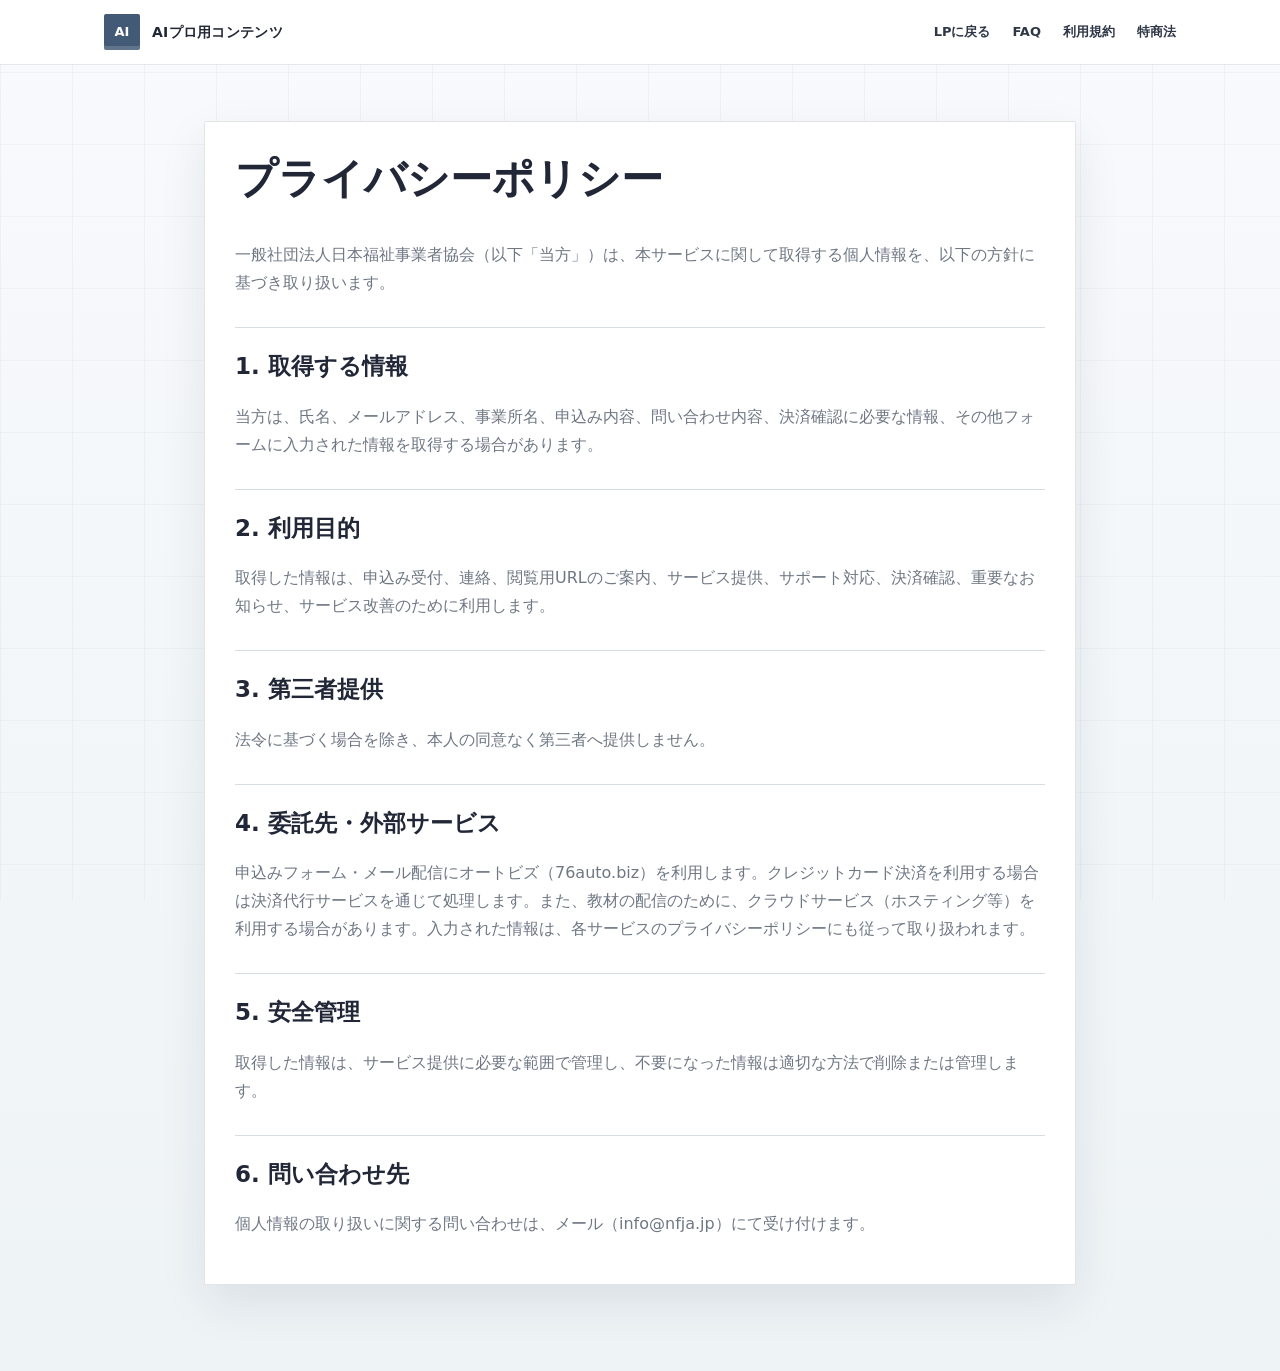
<file: privacy.html>
<!DOCTYPE html>
<html lang="ja">
<head>
  <meta charset="UTF-8">
  <meta name="viewport" content="width=device-width, initial-scale=1.0">
  <title>プライバシーポリシー｜AIプロ用コンテンツ</title>
  <link rel="stylesheet" href="styles.css">
</head>
<body class="legal-page">
  <header class="site-header">
    <a class="brand" href="index.html"><span class="brand-mark">AI</span><span>AIプロ用コンテンツ</span></a>
    <nav class="site-nav"><a href="index.html">LPに戻る</a><a href="faq.html">FAQ</a><a href="terms.html">利用規約</a><a href="tokushoho.html">特商法</a></nav>
  </header>
  <main class="legal-container">
    <article class="legal-card">
      <h1>プライバシーポリシー</h1>
      <p>一般社団法人日本福祉事業者協会（以下「当方」）は、本サービスに関して取得する個人情報を、以下の方針に基づき取り扱います。</p>
      <h2>1. 取得する情報</h2>
      <p>当方は、氏名、メールアドレス、事業所名、申込み内容、問い合わせ内容、決済確認に必要な情報、その他フォームに入力された情報を取得する場合があります。</p>
      <h2>2. 利用目的</h2>
      <p>取得した情報は、申込み受付、連絡、閲覧用URLのご案内、サービス提供、サポート対応、決済確認、重要なお知らせ、サービス改善のために利用します。</p>
      <h2>3. 第三者提供</h2>
      <p>法令に基づく場合を除き、本人の同意なく第三者へ提供しません。</p>
      <h2>4. 委託先・外部サービス</h2>
      <p>申込みフォーム・メール配信にオートビズ（76auto.biz）を利用します。クレジットカード決済を利用する場合は決済代行サービスを通じて処理します。また、教材の配信のために、クラウドサービス（ホスティング等）を利用する場合があります。入力された情報は、各サービスのプライバシーポリシーにも従って取り扱われます。</p>
      <h2>5. 安全管理</h2>
      <p>取得した情報は、サービス提供に必要な範囲で管理し、不要になった情報は適切な方法で削除または管理します。</p>
      <h2>6. 問い合わせ先</h2>
      <p>個人情報の取り扱いに関する問い合わせは、メール（info@nfja.jp）にて受け付けます。</p>
    </article>
  </main>
</body>
</html>
</file>
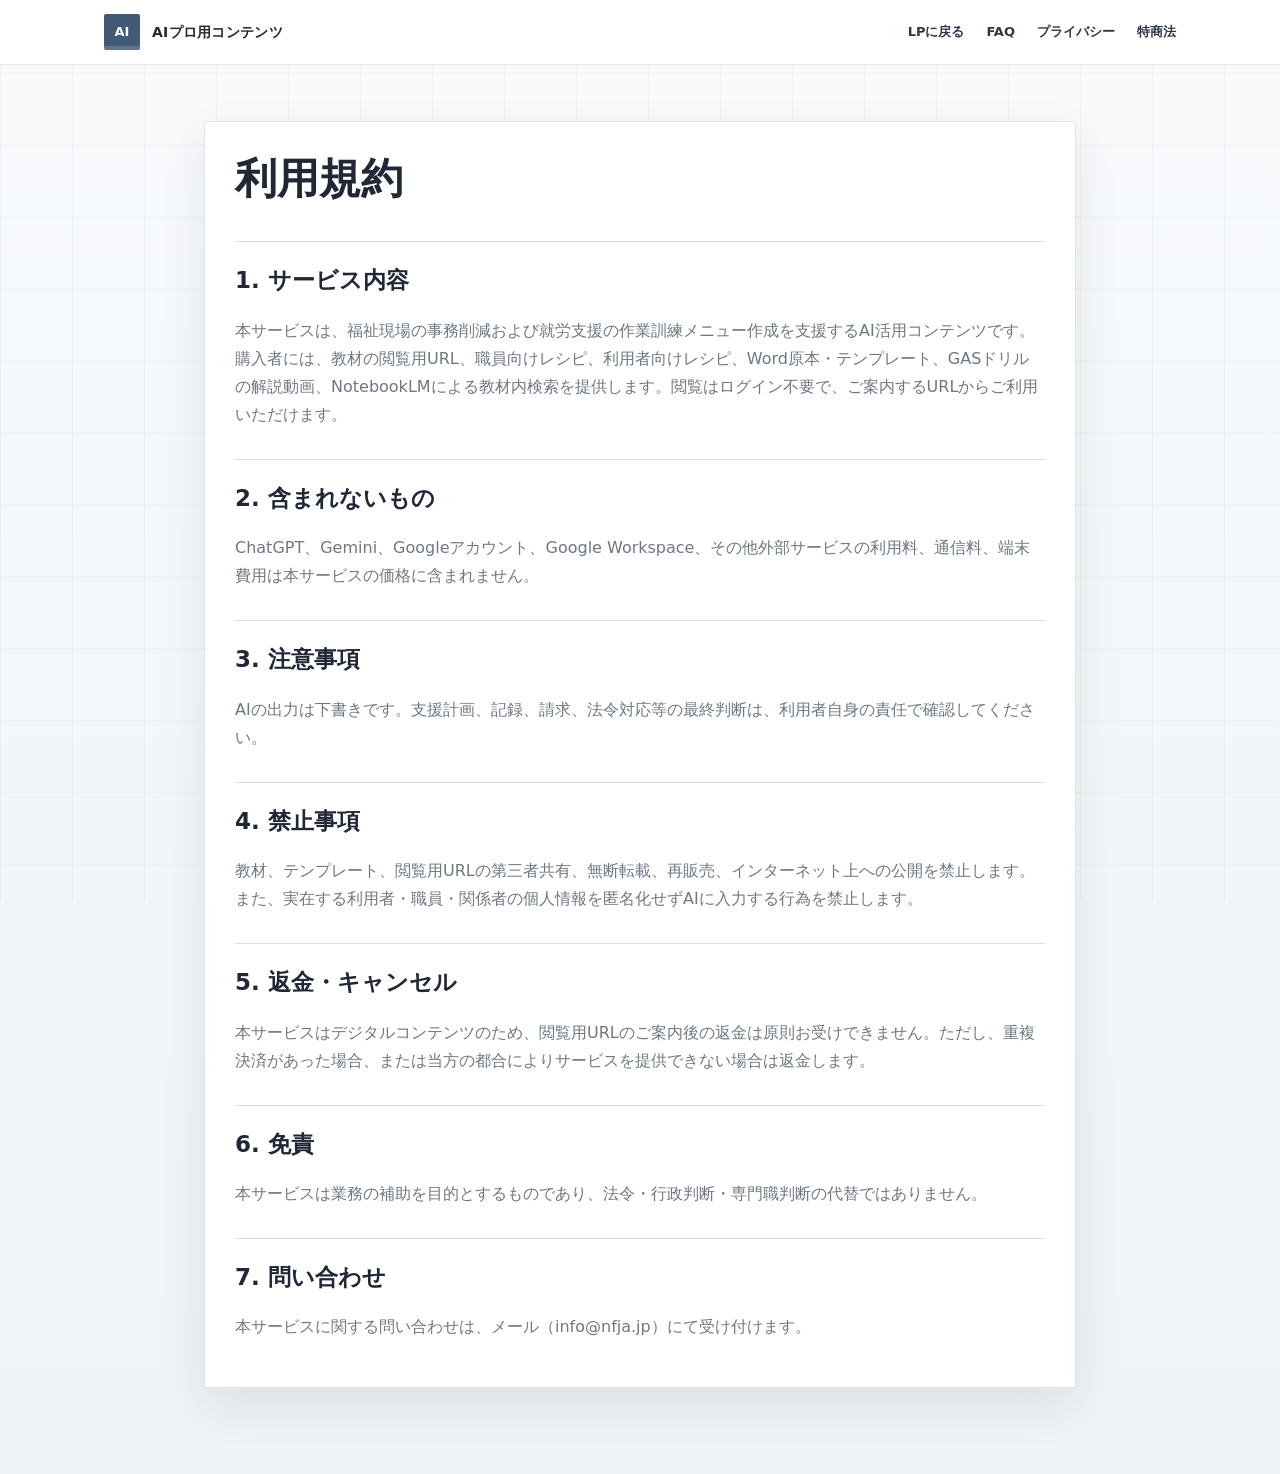
<file: terms.html>
<!DOCTYPE html>
<html lang="ja">
<head>
  <meta charset="UTF-8">
  <meta name="viewport" content="width=device-width, initial-scale=1.0">
  <title>利用規約｜AIプロ用コンテンツ</title>
  <link rel="stylesheet" href="styles.css">
</head>
<body class="legal-page">
  <header class="site-header">
    <a class="brand" href="index.html"><span class="brand-mark">AI</span><span>AIプロ用コンテンツ</span></a>
    <nav class="site-nav"><a href="index.html">LPに戻る</a><a href="faq.html">FAQ</a><a href="privacy.html">プライバシー</a><a href="tokushoho.html">特商法</a></nav>
  </header>
  <main class="legal-container">
    <article class="legal-card">
      <h1>利用規約</h1>
      <h2>1. サービス内容</h2>
      <p>本サービスは、福祉現場の事務削減および就労支援の作業訓練メニュー作成を支援するAI活用コンテンツです。購入者には、教材の閲覧用URL、職員向けレシピ、利用者向けレシピ、Word原本・テンプレート、GASドリルの解説動画、NotebookLMによる教材内検索を提供します。閲覧はログイン不要で、ご案内するURLからご利用いただけます。</p>
      <h2>2. 含まれないもの</h2>
      <p>ChatGPT、Gemini、Googleアカウント、Google Workspace、その他外部サービスの利用料、通信料、端末費用は本サービスの価格に含まれません。</p>
      <h2>3. 注意事項</h2>
      <p>AIの出力は下書きです。支援計画、記録、請求、法令対応等の最終判断は、利用者自身の責任で確認してください。</p>
      <h2>4. 禁止事項</h2>
      <p>教材、テンプレート、閲覧用URLの第三者共有、無断転載、再販売、インターネット上への公開を禁止します。また、実在する利用者・職員・関係者の個人情報を匿名化せずAIに入力する行為を禁止します。</p>
      <h2>5. 返金・キャンセル</h2>
      <p>本サービスはデジタルコンテンツのため、閲覧用URLのご案内後の返金は原則お受けできません。ただし、重複決済があった場合、または当方の都合によりサービスを提供できない場合は返金します。</p>
      <h2>6. 免責</h2>
      <p>本サービスは業務の補助を目的とするものであり、法令・行政判断・専門職判断の代替ではありません。</p>
      <h2>7. 問い合わせ</h2>
      <p>本サービスに関する問い合わせは、メール（info@nfja.jp）にて受け付けます。</p>
    </article>
  </main>
</body>
</html>
</file>
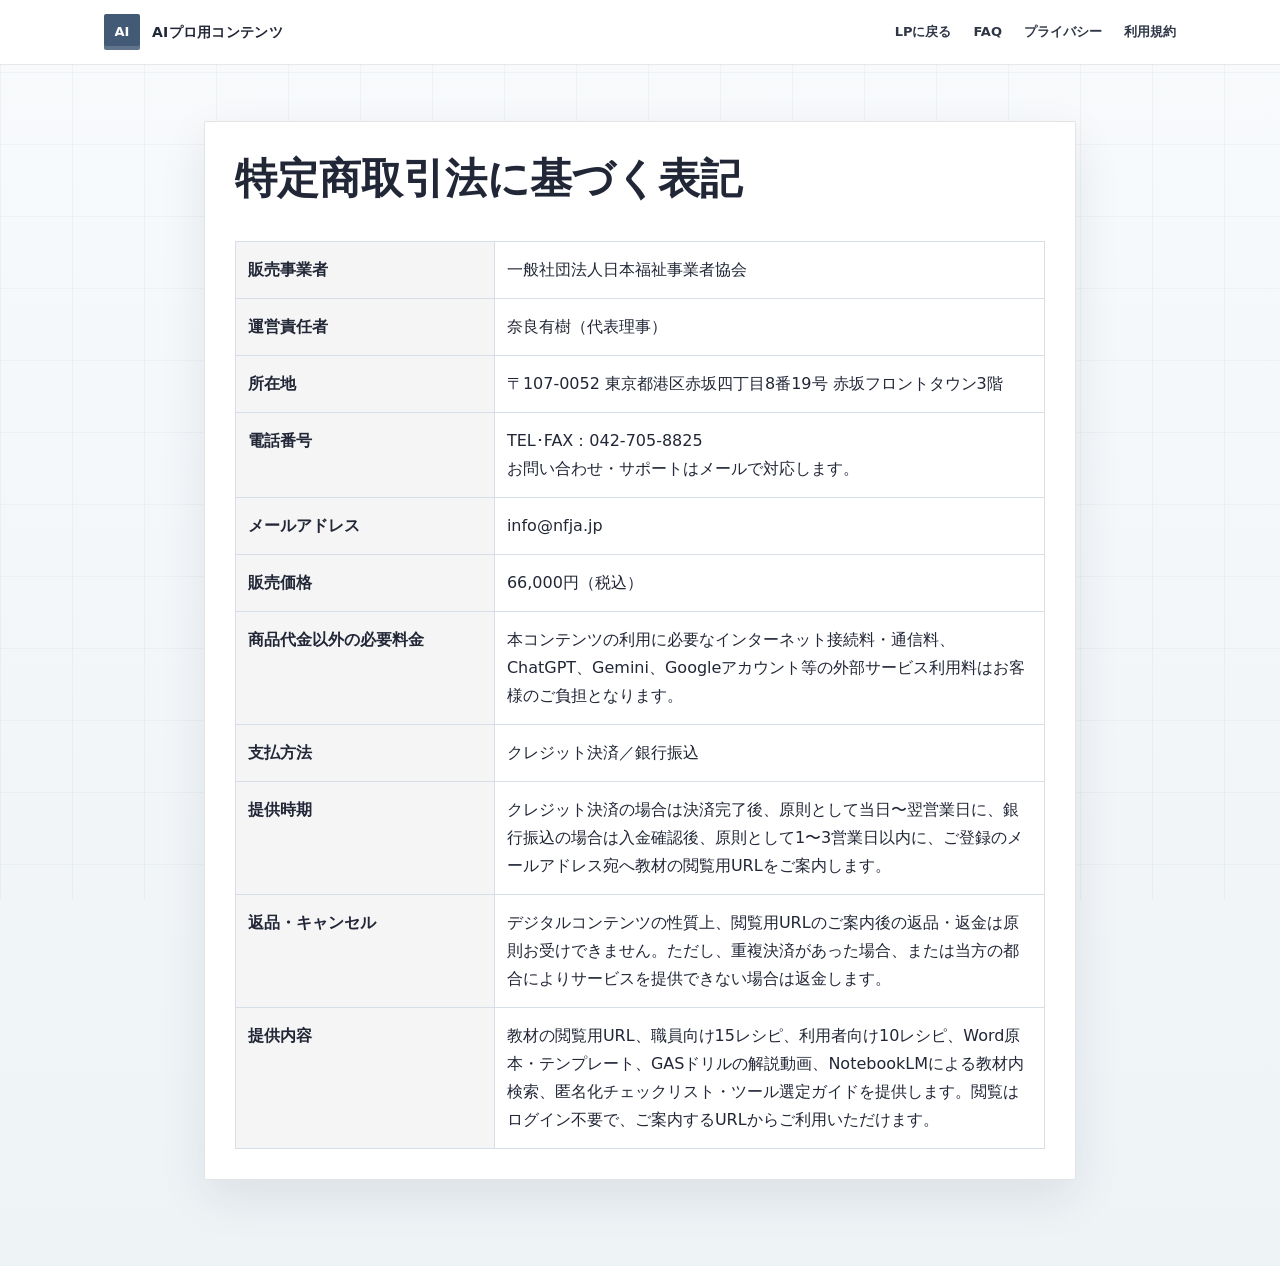
<file: tokushoho.html>
<!DOCTYPE html>
<html lang="ja">
<head>
  <meta charset="UTF-8">
  <meta name="viewport" content="width=device-width, initial-scale=1.0">
  <title>特定商取引法に基づく表記｜AIプロ用コンテンツ</title>
  <link rel="stylesheet" href="styles.css">
</head>
<body class="legal-page">
  <header class="site-header">
    <a class="brand" href="index.html"><span class="brand-mark">AI</span><span>AIプロ用コンテンツ</span></a>
    <nav class="site-nav"><a href="index.html">LPに戻る</a><a href="faq.html">FAQ</a><a href="privacy.html">プライバシー</a><a href="terms.html">利用規約</a></nav>
  </header>
  <main class="legal-container">
    <article class="legal-card">
      <h1>特定商取引法に基づく表記</h1>
      <table class="legal-table">
        <tr><th>販売事業者</th><td>一般社団法人日本福祉事業者協会</td></tr>
        <tr><th>運営責任者</th><td>奈良有樹（代表理事）</td></tr>
        <tr><th>所在地</th><td>〒107-0052 東京都港区赤坂四丁目8番19号 赤坂フロントタウン3階</td></tr>
        <tr><th>電話番号</th><td>TEL･FAX：042-705-8825<br>お問い合わせ・サポートはメールで対応します。</td></tr>
        <tr><th>メールアドレス</th><td>info@nfja.jp</td></tr>
        <tr><th>販売価格</th><td>66,000円（税込）</td></tr>
        <tr><th>商品代金以外の必要料金</th><td>本コンテンツの利用に必要なインターネット接続料・通信料、ChatGPT、Gemini、Googleアカウント等の外部サービス利用料はお客様のご負担となります。</td></tr>
        <tr><th>支払方法</th><td>クレジット決済／銀行振込</td></tr>
        <tr><th>提供時期</th><td>クレジット決済の場合は決済完了後、原則として当日〜翌営業日に、銀行振込の場合は入金確認後、原則として1〜3営業日以内に、ご登録のメールアドレス宛へ教材の閲覧用URLをご案内します。</td></tr>
        <tr><th>返品・キャンセル</th><td>デジタルコンテンツの性質上、閲覧用URLのご案内後の返品・返金は原則お受けできません。ただし、重複決済があった場合、または当方の都合によりサービスを提供できない場合は返金します。</td></tr>
        <tr><th>提供内容</th><td>教材の閲覧用URL、職員向け15レシピ、利用者向け10レシピ、Word原本・テンプレート、GASドリルの解説動画、NotebookLMによる教材内検索、匿名化チェックリスト・ツール選定ガイドを提供します。閲覧はログイン不要で、ご案内するURLからご利用いただけます。</td></tr>
      </table>
    </article>
  </main>
</body>
</html>
</file>
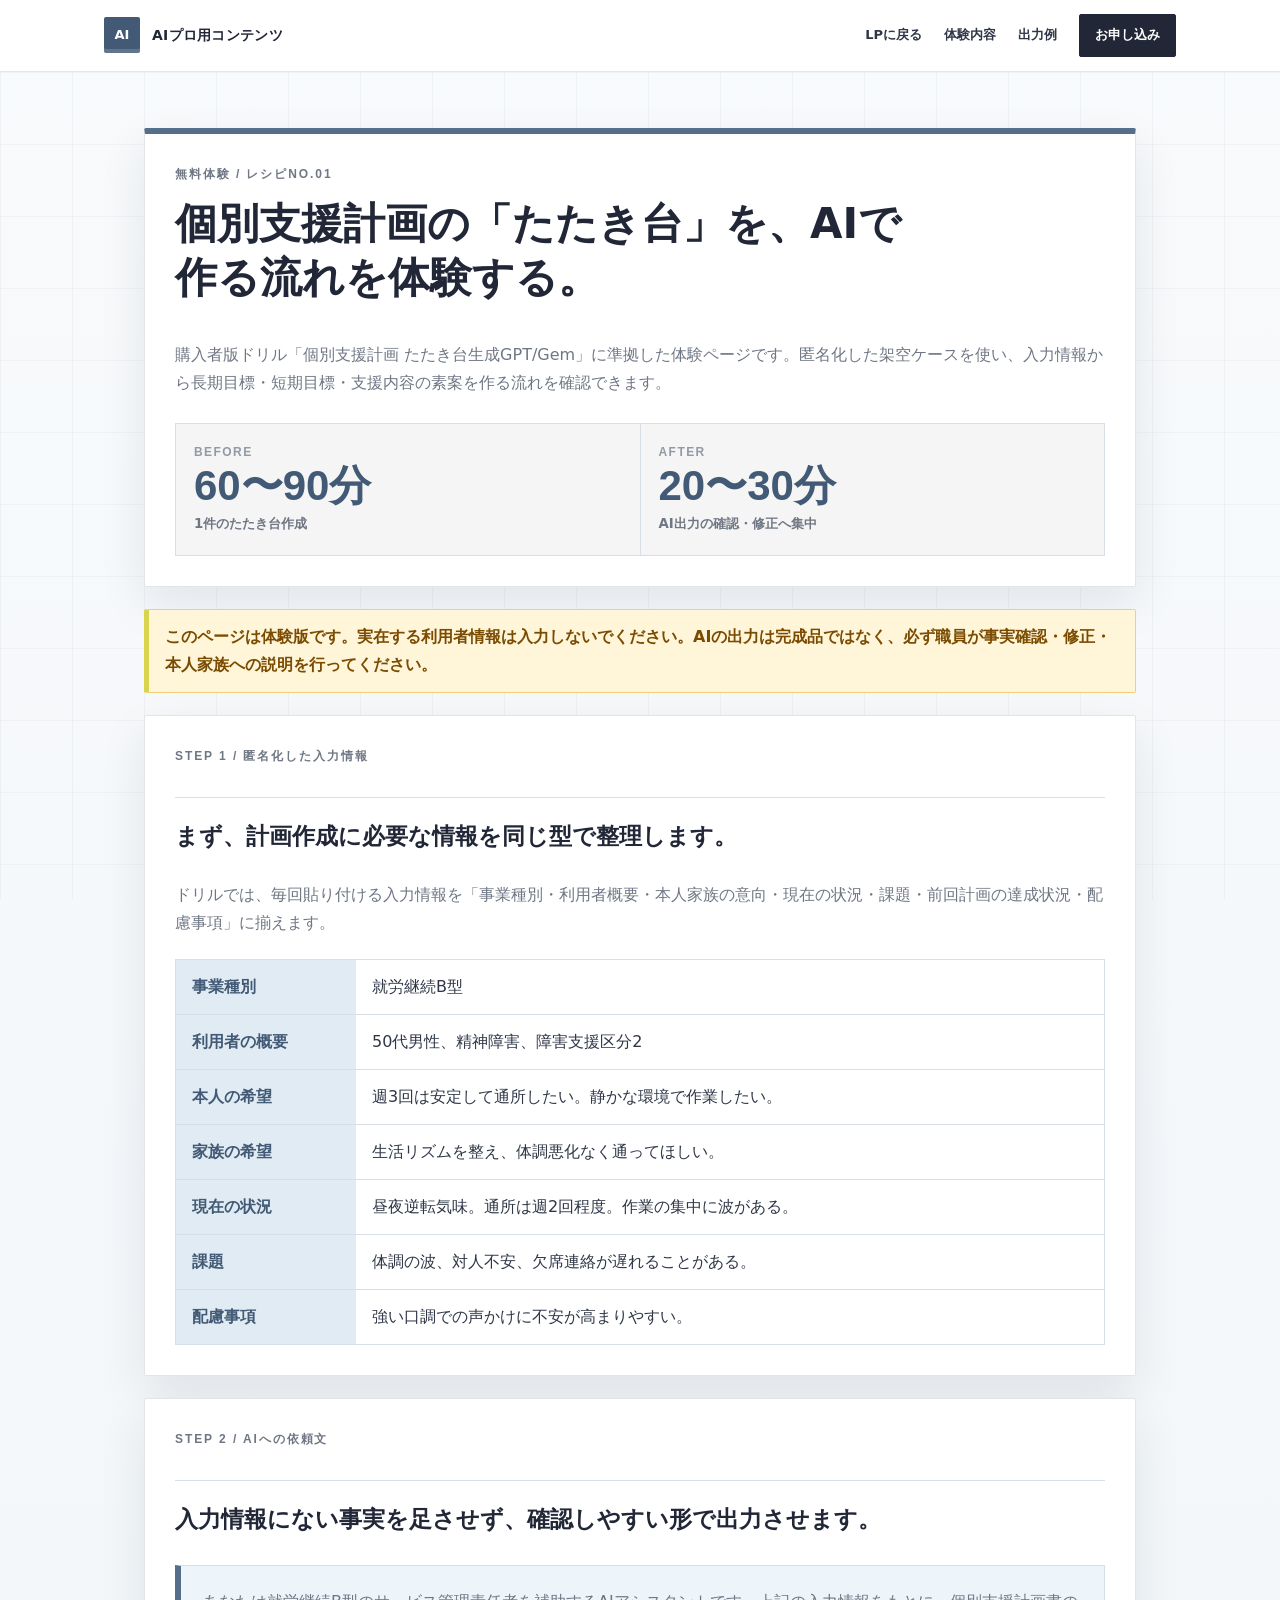
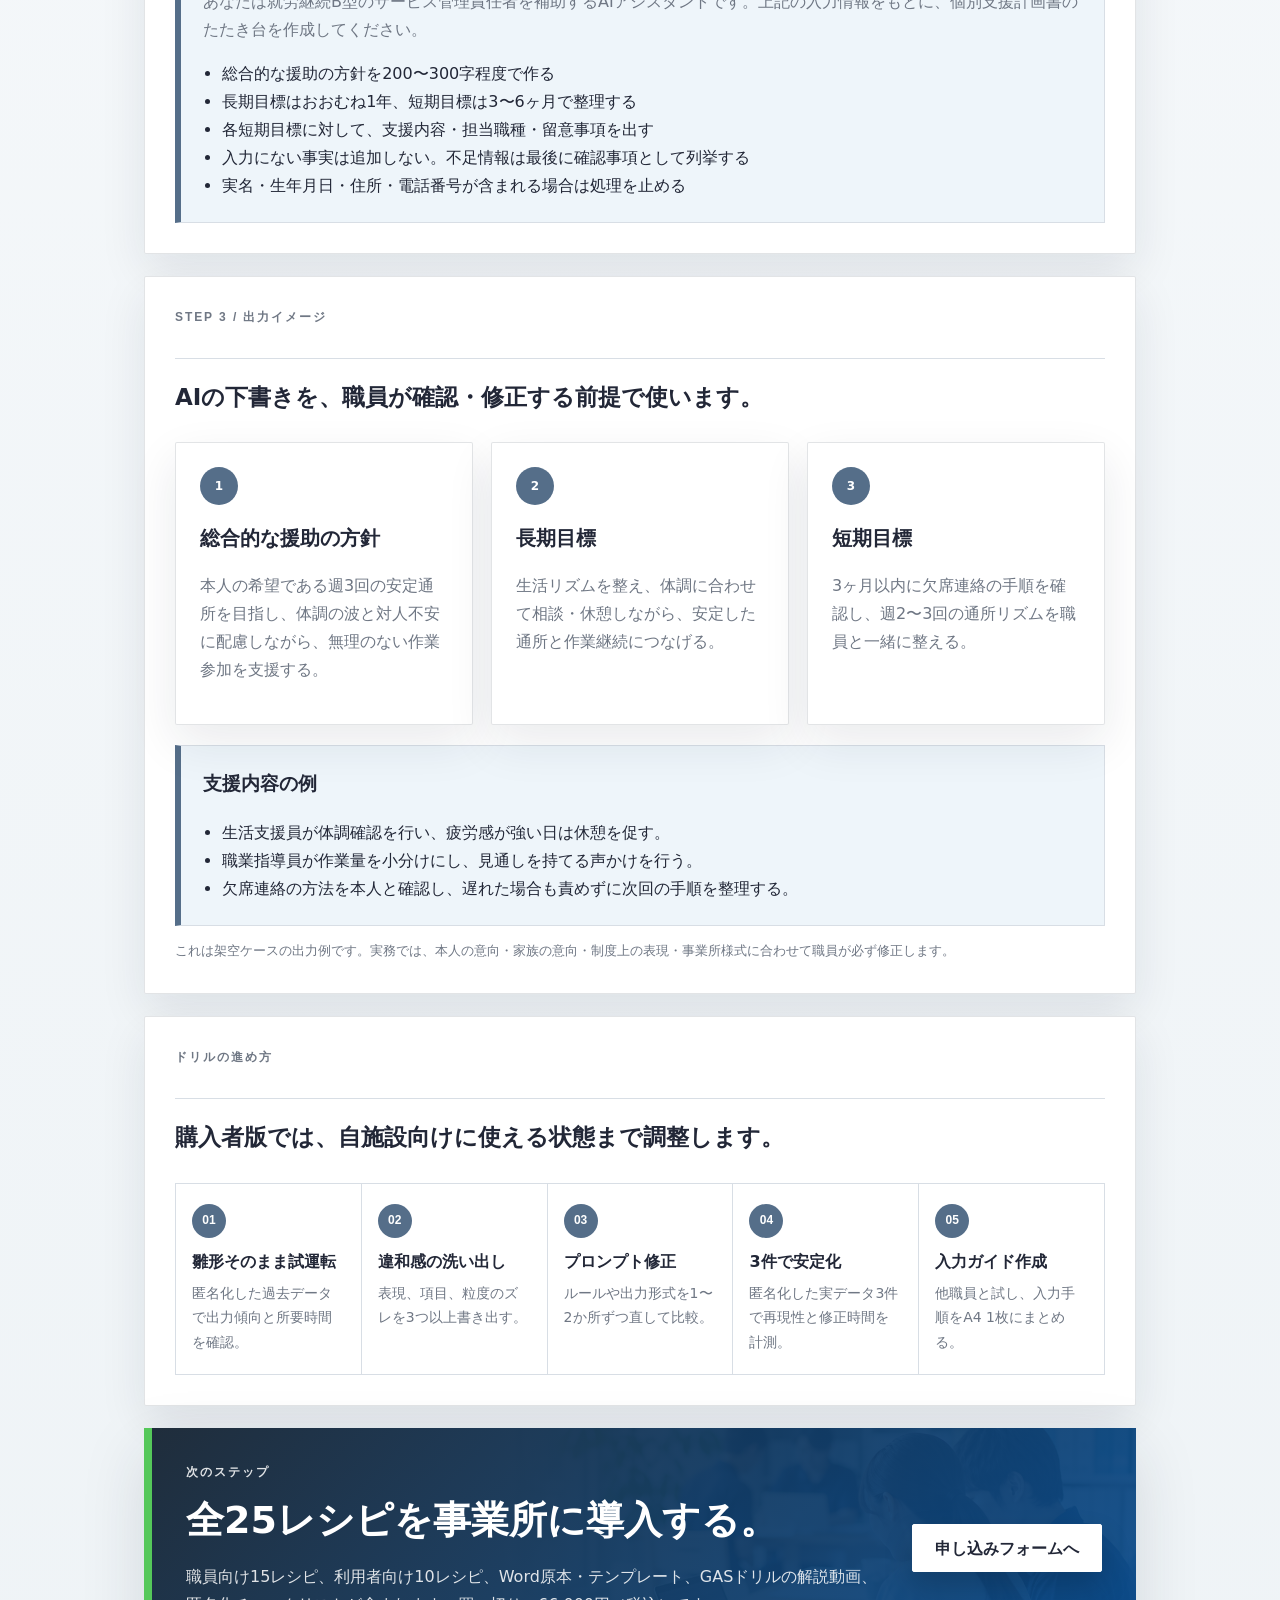
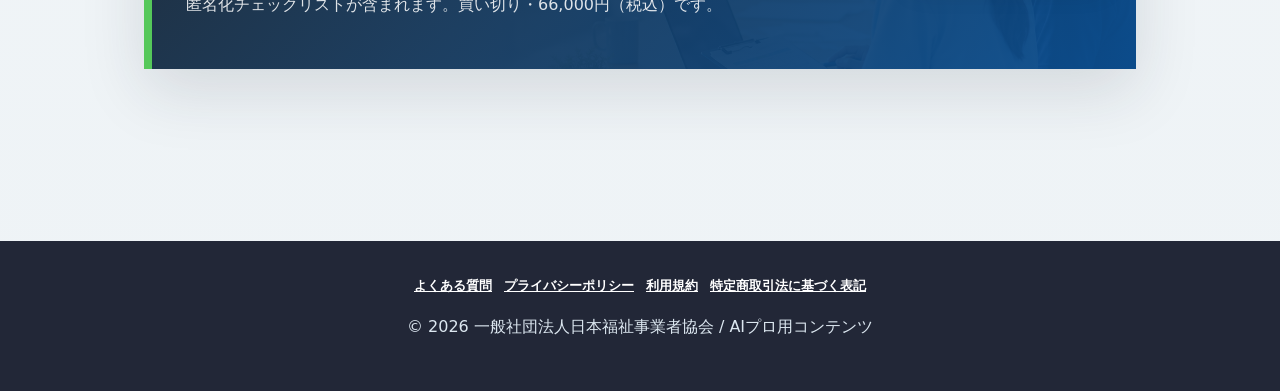
<file: trial.html>
<!DOCTYPE html>
<html lang="ja">
<head>
  <meta charset="UTF-8">
  <meta name="viewport" content="width=device-width, initial-scale=1.0">
  <title>無料体験｜個別支援計画 たたき台生成ドリル</title>
  <meta name="description" content="レシピNo.01 個別支援計画 たたき台生成の流れを、匿名化した架空ケースで体験できます。">
  <link rel="stylesheet" href="styles.css">
</head>
<body class="trial-page">
  <header class="site-header">
    <a class="brand" href="index.html"><span class="brand-mark">AI</span><span>AIプロ用コンテンツ</span></a>
    <nav class="site-nav" aria-label="主要メニュー">
      <a href="index.html">LPに戻る</a>
      <a href="#sample">体験内容</a>
      <a href="#output">出力例</a>
      <a class="nav-button" href="index.html#price">お申し込み</a>
    </nav>
  </header>

  <main class="page-shell trial-shell">
    <section class="page-card trial-hero-card">
      <p class="section-kicker">無料体験 / レシピNo.01</p>
      <h1>個別支援計画の「たたき台」を、AIで作る流れを体験する。</h1>
      <p>購入者版ドリル「個別支援計画 たたき台生成GPT/Gem」に準拠した体験ページです。匿名化した架空ケースを使い、入力情報から長期目標・短期目標・支援内容の素案を作る流れを確認できます。</p>
      <div class="metric-strip" aria-label="削減効果の目安">
        <div><span>Before</span><strong>60〜90分</strong><small>1件のたたき台作成</small></div>
        <div><span>After</span><strong>20〜30分</strong><small>AI出力の確認・修正へ集中</small></div>
      </div>
    </section>

    <div class="notice">
      このページは体験版です。実在する利用者情報は入力しないでください。AIの出力は完成品ではなく、必ず職員が事実確認・修正・本人家族への説明を行ってください。
    </div>

    <section class="section page-card" id="sample">
      <p class="section-kicker">STEP 1 / 匿名化した入力情報</p>
      <h2>まず、計画作成に必要な情報を同じ型で整理します。</h2>
      <p>ドリルでは、毎回貼り付ける入力情報を「事業種別・利用者概要・本人家族の意向・現在の状況・課題・前回計画の達成状況・配慮事項」に揃えます。</p>
      <div class="sample-input">
        <dl>
          <div><dt>事業種別</dt><dd>就労継続B型</dd></div>
          <div><dt>利用者の概要</dt><dd>50代男性、精神障害、障害支援区分2</dd></div>
          <div><dt>本人の希望</dt><dd>週3回は安定して通所したい。静かな環境で作業したい。</dd></div>
          <div><dt>家族の希望</dt><dd>生活リズムを整え、体調悪化なく通ってほしい。</dd></div>
          <div><dt>現在の状況</dt><dd>昼夜逆転気味。通所は週2回程度。作業の集中に波がある。</dd></div>
          <div><dt>課題</dt><dd>体調の波、対人不安、欠席連絡が遅れることがある。</dd></div>
          <div><dt>配慮事項</dt><dd>強い口調での声かけに不安が高まりやすい。</dd></div>
        </dl>
      </div>
    </section>

    <section class="section page-card">
      <p class="section-kicker">STEP 2 / AIへの依頼文</p>
      <h2>入力情報にない事実を足させず、確認しやすい形で出力させます。</h2>
      <div class="prompt-demo">
        <p>あなたは就労継続B型のサービス管理責任者を補助するAIアシスタントです。上記の入力情報をもとに、個別支援計画書のたたき台を作成してください。</p>
        <ul>
          <li>総合的な援助の方針を200〜300字程度で作る</li>
          <li>長期目標はおおむね1年、短期目標は3〜6ヶ月で整理する</li>
          <li>各短期目標に対して、支援内容・担当職種・留意事項を出す</li>
          <li>入力にない事実は追加しない。不足情報は最後に確認事項として列挙する</li>
          <li>実名・生年月日・住所・電話番号が含まれる場合は処理を止める</li>
        </ul>
      </div>
    </section>

    <section class="section page-card" id="output">
      <p class="section-kicker">STEP 3 / 出力イメージ</p>
      <h2>AIの下書きを、職員が確認・修正する前提で使います。</h2>
      <div class="problem-grid output-grid">
        <article>
          <span>1</span>
          <h3>総合的な援助の方針</h3>
          <p>本人の希望である週3回の安定通所を目指し、体調の波と対人不安に配慮しながら、無理のない作業参加を支援する。</p>
        </article>
        <article>
          <span>2</span>
          <h3>長期目標</h3>
          <p>生活リズムを整え、体調に合わせて相談・休憩しながら、安定した通所と作業継続につなげる。</p>
        </article>
        <article>
          <span>3</span>
          <h3>短期目標</h3>
          <p>3ヶ月以内に欠席連絡の手順を確認し、週2〜3回の通所リズムを職員と一緒に整える。</p>
        </article>
      </div>
      <div class="support-plan">
        <h3>支援内容の例</h3>
        <ul>
          <li>生活支援員が体調確認を行い、疲労感が強い日は休憩を促す。</li>
          <li>職業指導員が作業量を小分けにし、見通しを持てる声かけを行う。</li>
          <li>欠席連絡の方法を本人と確認し、遅れた場合も責めずに次回の手順を整理する。</li>
        </ul>
      </div>
      <p class="micro-note">これは架空ケースの出力例です。実務では、本人の意向・家族の意向・制度上の表現・事業所様式に合わせて職員が必ず修正します。</p>
    </section>

    <section class="section page-card">
      <p class="section-kicker">ドリルの進め方</p>
      <h2>購入者版では、自施設向けに使える状態まで調整します。</h2>
      <div class="drill-flow">
        <div><span>01</span><strong>雛形そのまま試運転</strong><p>匿名化した過去データで出力傾向と所要時間を確認。</p></div>
        <div><span>02</span><strong>違和感の洗い出し</strong><p>表現、項目、粒度のズレを3つ以上書き出す。</p></div>
        <div><span>03</span><strong>プロンプト修正</strong><p>ルールや出力形式を1〜2か所ずつ直して比較。</p></div>
        <div><span>04</span><strong>3件で安定化</strong><p>匿名化した実データ3件で再現性と修正時間を計測。</p></div>
        <div><span>05</span><strong>入力ガイド作成</strong><p>他職員と試し、入力手順をA4 1枚にまとめる。</p></div>
      </div>
    </section>

    <section class="apply-band">
      <div>
        <p class="section-kicker">次のステップ</p>
        <h2>全25レシピを事業所に導入する。</h2>
        <p>職員向け15レシピ、利用者向け10レシピ、Word原本・テンプレート、GASドリルの解説動画、匿名化チェックリストが含まれます。買い切り・66,000円（税込）です。</p>
      </div>
      <a class="button white" href="index.html#price">申し込みフォームへ</a>
    </section>
  </main>

  <footer class="site-footer">
    <div class="footer-links">
      <a href="faq.html">よくある質問</a>
      <a href="privacy.html">プライバシーポリシー</a>
      <a href="terms.html">利用規約</a>
      <a href="tokushoho.html">特定商取引法に基づく表記</a>
    </div>
    <p>© 2026 一般社団法人日本福祉事業者協会 / AIプロ用コンテンツ</p>
  </footer>
</body>
</html>
</file>
<file: styles.css>
:root {
  --ink: #222737;
  --ink-2: #2f3747;
  --muted: #6f7784;
  --blue: #556e89;
  --blue-2: #425a75;
  --cyan: #d9e8f3;
  --green: #55c85a;
  --yellow: #d9d44d;
  --paper: #ffffff;
  --base-white: #f5f5f5;
  --soft: #f5f5f5;
  --soft-2: #d9e8f3;
  --middle-gray: #555556;
  --sub-gray: #929aa6;
  --line: #d8dee5;
  --container: 1120px;
  --shadow: 0 22px 60px rgba(34, 39, 55, .13);
}

* {
  box-sizing: border-box;
}

html {
  scroll-behavior: smooth;
}

body {
  margin: 0;
  color: var(--ink);
  background: var(--paper);
  font-family: "Noto Sans JP", "Hiragino Kaku Gothic ProN", "Yu Gothic", Meiryo, system-ui, sans-serif;
  line-height: 1.75;
}

body::before {
  content: "";
  position: fixed;
  inset: 0;
  z-index: -2;
  background:
    linear-gradient(90deg, rgba(23, 37, 52, .035) 1px, transparent 1px),
    linear-gradient(180deg, rgba(23, 37, 52, .03) 1px, transparent 1px);
  background-size: 72px 72px;
}

a {
  color: inherit;
}

img,
iframe {
  max-width: 100%;
}

h1,
h2,
h3,
p {
  overflow-wrap: anywhere;
}

.nowrap {
  white-space: nowrap;
}

.site-header {
  position: sticky;
  top: 0;
  z-index: 20;
  display: flex;
  align-items: center;
  justify-content: space-between;
  gap: 24px;
  width: 100%;
  margin: 0;
  padding: 14px max(24px, calc((100% - var(--container)) / 2 + 24px));
  background: rgba(255, 255, 255, .94);
  border-bottom: 1px solid rgba(23, 37, 52, .11);
  backdrop-filter: blur(14px);
}

.brand {
  display: inline-flex;
  align-items: center;
  gap: 12px;
  min-width: 0;
  color: var(--ink);
  font-size: 14px;
  font-weight: 800;
  letter-spacing: .02em;
  text-decoration: none;
}

.brand-mark {
  display: grid;
  place-items: center;
  width: 36px;
  height: 36px;
  color: var(--paper);
  background: var(--blue-2);
  border-radius: 2px;
  font-size: 13px;
  letter-spacing: 0;
  box-shadow: inset 0 -4px 0 rgba(255, 255, 255, .16);
}

.site-nav {
  display: flex;
  align-items: center;
  gap: 22px;
  color: var(--ink-2);
  font-size: 13px;
  font-weight: 800;
  white-space: nowrap;
}

.site-nav a {
  position: relative;
  text-decoration: none;
}

.site-nav a:not(.nav-button)::after {
  content: "";
  position: absolute;
  left: 0;
  right: 0;
  bottom: -7px;
  height: 2px;
  background: var(--blue);
  transform: scaleX(0);
  transform-origin: left;
  transition: transform .18s ease;
}

.site-nav a:not(.nav-button):hover::after {
  transform: scaleX(1);
}

.nav-button {
  padding: 9px 15px;
  color: var(--paper);
  background: var(--ink);
  border: 1px solid var(--ink);
  border-radius: 2px;
}

.hero {
  position: relative;
  min-height: min(740px, calc(100vh - 32px));
  overflow: hidden;
  background:
    linear-gradient(90deg, rgba(217, 232, 243, .86) 0%, rgba(217, 232, 243, .60) 34%, rgba(217, 232, 243, .18) 58%, rgba(85, 110, 137, .04) 100%),
    url("assets/hero-team-meeting.png") center center / cover no-repeat,
    var(--soft-2);
  isolation: isolate;
}

.hero::before {
  content: "AI OPERATION PACKAGE";
  position: absolute;
  left: max(24px, calc((100% - var(--container)) / 2 + 24px));
  bottom: 82px;
  z-index: 0;
  color: rgba(35, 111, 186, .13);
  font-family: Arial, Helvetica, sans-serif;
  font-size: clamp(56px, 11vw, 148px);
  font-weight: 900;
  line-height: .84;
  letter-spacing: .015em;
  white-space: nowrap;
  pointer-events: none;
}

.hero::after {
  content: "";
  position: absolute;
  right: -10vw;
  bottom: -80px;
  z-index: 0;
  width: 52vw;
  height: 260px;
  background: rgba(35, 111, 186, .84);
  clip-path: polygon(22% 0, 100% 0, 78% 100%, 0 100%);
  mix-blend-mode: multiply;
  pointer-events: none;
}

.hero-bg::before {
  content: "WELFARE DX";
  position: absolute;
  right: 22px;
  top: 112px;
  z-index: 1;
  writing-mode: vertical-rl;
  color: rgba(23, 37, 52, .42);
  font-family: Arial, Helvetica, sans-serif;
  font-size: 11px;
  font-weight: 800;
  letter-spacing: .2em;
}

.hero-bg::after {
  display: none;
}

.hero-content {
  position: relative;
  z-index: 2;
  display: grid;
  grid-template-columns: minmax(0, 700px) minmax(240px, 1fr);
  align-items: center;
  gap: 36px;
  max-width: var(--container);
  min-height: inherit;
  margin: 0 auto;
  padding: 86px 24px 110px;
}

.hero-copy {
  position: relative;
  max-width: 700px;
  min-width: 0;
}

.eyebrow,
.section-kicker {
  margin: 0 0 12px;
  color: var(--blue-2);
  font-family: Arial, "Noto Sans JP", sans-serif;
  font-size: 12px;
  font-weight: 900;
  letter-spacing: .16em;
  text-transform: uppercase;
}

.mini-proof {
  display: inline-flex;
  align-items: center;
  gap: 9px;
  margin-bottom: 18px;
  padding: 7px 12px;
  color: var(--ink);
  background: rgba(255, 255, 255, .82);
  border: 1px solid rgba(23, 37, 52, .14);
  border-left: 5px solid var(--green);
  border-radius: 2px;
  font-size: 13px;
  font-weight: 800;
  box-shadow: 0 10px 28px rgba(23, 37, 52, .08);
}

.mini-proof::before {
  content: "";
  width: 8px;
  height: 8px;
  background: var(--yellow);
}

.hero h1 {
  max-width: 700px;
  margin: 0 0 22px;
  color: var(--ink);
  text-shadow: 0 1px 0 rgba(245, 245, 245, .24);
  font-size: clamp(38px, 4.8vw, 58px);
  font-weight: 900;
  line-height: 1.18;
  letter-spacing: 0;
}

.lead {
  max-width: 650px;
  margin: 0 0 30px;
  color: var(--ink-2);
  text-shadow: 0 1px 0 rgba(245, 245, 245, .22);
  font-size: 17px;
  font-weight: 650;
}

.hero-actions,
.footer-links {
  display: flex;
  flex-wrap: wrap;
  gap: 12px;
}

.button {
  display: inline-flex;
  align-items: center;
  justify-content: center;
  min-height: 48px;
  padding: 12px 22px;
  border: 1px solid transparent;
  border-radius: 2px;
  font-weight: 900;
  text-decoration: none;
  line-height: 1.2;
  transition: transform .18s ease, box-shadow .18s ease, background .18s ease;
}

.button:hover {
  transform: translateY(-1px);
}

.button.primary {
  color: var(--paper);
  background: var(--blue-2);
  border-color: var(--blue-2);
  box-shadow: 0 14px 30px rgba(12, 79, 145, .22);
}

.button.secondary {
  color: var(--ink);
  background: rgba(255, 255, 255, .9);
  border-color: rgba(23, 37, 52, .22);
}

.button.white {
  color: var(--ink);
  background: var(--paper);
  border-color: var(--paper);
  box-shadow: 0 14px 30px rgba(0, 0, 0, .16);
}

.micro-note {
  margin: 14px 0 0;
  color: var(--muted);
  font-size: 13px;
}

.requirements-note {
  margin: 16px 0 0;
  padding: 12px 14px;
  color: var(--ink);
  background: #fff8dd;
  border-left: 5px solid var(--yellow);
  font-size: 13px;
  font-weight: 800;
}

.hero-visual {
  display: none;
}

.visual-card,
.floating-card,
.problem-grid article,
.value-card,
.price-card,
.page-card,
.legal-card,
.trial-card {
  background: rgba(255, 255, 255, .96);
  border: 1px solid rgba(23, 37, 52, .12);
  border-radius: 2px;
  box-shadow: 0 18px 48px rgba(23, 37, 52, .09);
}

.main-card {
  position: absolute;
  right: 0;
  bottom: 34px;
  width: min(330px, 100%);
  padding: 18px;
  background: rgba(255, 255, 255, .86);
  border-left: 6px solid var(--blue);
  backdrop-filter: blur(18px);
}

.card-header {
  display: none;
}

.card-label {
  display: inline-block;
  margin: 0 0 8px;
  color: var(--green);
  font-family: Arial, Helvetica, sans-serif;
  font-size: 11px;
  font-weight: 900;
  letter-spacing: .12em;
  text-transform: uppercase;
}

.main-card h2 {
  margin: 0 0 16px;
  font-size: 20px;
  line-height: 1.35;
}

.timeline {
  display: grid;
  grid-template-columns: 1fr 1fr;
  gap: 1px;
  margin-bottom: 16px;
  background: var(--line);
  border: 1px solid var(--line);
}

.timeline div {
  padding: 13px 12px;
  background: var(--paper);
}

.timeline strong {
  display: block;
  color: var(--blue-2);
  font-family: Arial, Helvetica, sans-serif;
  font-size: 30px;
  line-height: 1;
}

.timeline span {
  display: block;
  margin-top: 5px;
  color: var(--muted);
  font-size: 12px;
  font-weight: 800;
}

.fake-document {
  display: grid;
  gap: 9px;
  padding: 14px;
  background: #f8fafc;
  border: 1px solid var(--line);
}

.fake-document span {
  height: 9px;
  background: linear-gradient(90deg, rgba(35, 111, 186, .42), rgba(103, 189, 212, .18));
}

.fake-document span:nth-child(2) {
  width: 78%;
}

.fake-document span:nth-child(3) {
  width: 92%;
}

.fake-document span:nth-child(4) {
  width: 66%;
}

.floating-card {
  display: none;
}

.floating-card span {
  display: block;
  color: rgba(255, 255, 255, .68);
  font-size: 11px;
  font-weight: 800;
}

.floating-card strong {
  display: block;
  font-size: 17px;
}

.floating-card.training {
  left: 24px;
  top: 136px;
  border-top: 4px solid var(--green);
}

.floating-card.proof {
  right: 88px;
  bottom: 242px;
  border-top: 4px solid var(--yellow);
}

.blue-band {
  position: relative;
  z-index: 3;
  display: flex;
  align-items: center;
  justify-content: space-between;
  gap: 18px;
  max-width: var(--container);
  margin: -44px auto 0;
  padding: 18px 24px;
  color: var(--paper);
  background: var(--ink);
  border-left: 8px solid var(--blue);
  box-shadow: var(--shadow);
}

.blue-band a {
  flex: 0 0 auto;
  padding: 9px 14px;
  color: var(--ink);
  background: var(--yellow);
  border-radius: 2px;
  font-weight: 900;
  text-decoration: none;
}

.band-badge {
  display: inline-block;
  margin-right: 12px;
  padding: 4px 8px;
  color: var(--paper);
  background: var(--blue);
  font-family: Arial, "Noto Sans JP", sans-serif;
  font-size: 11px;
  font-weight: 900;
  letter-spacing: .08em;
}

.requirements-band {
  padding: 28px 24px 8px;
  background: var(--base-white);
}

.requirements-inner {
  max-width: var(--container);
  margin: 0 auto;
  padding: 26px 28px;
  display: grid;
  grid-template-columns: minmax(0, 1.1fr) minmax(280px, .9fr);
  gap: 24px;
  align-items: center;
  border: 1px solid rgba(161, 113, 6, .28);
  border-left: 7px solid var(--yellow);
  background: #fff8dd;
}

.requirements-inner .section-kicker {
  margin-bottom: 8px;
  color: var(--ink);
}

.requirements-inner h2 {
  margin: 0 0 10px;
  color: var(--ink);
  font-size: clamp(23px, 2.4vw, 32px);
  line-height: 1.35;
}

.requirements-inner p {
  margin: 0;
  color: var(--ink-2);
  font-size: 15px;
  font-weight: 700;
}

.requirements-list {
  display: grid;
  gap: 9px;
  margin: 0;
  padding: 0;
  list-style: none;
}

.requirements-list li {
  padding: 11px 13px;
  color: var(--ink);
  background: var(--paper);
  border: 1px solid rgba(23, 37, 52, .12);
  border-radius: 2px;
  font-size: 14px;
  font-weight: 900;
}

.section {
  max-width: var(--container);
  margin: 0 auto;
  padding: 96px 24px;
}

.section h2 {
  margin: 0 0 28px;
  font-size: clamp(29px, 4vw, 44px);
  font-weight: 900;
  line-height: 1.32;
  letter-spacing: 0;
}

.intro {
  position: relative;
  max-width: none;
  padding: 112px max(24px, calc((100% - var(--container)) / 2 + 24px)) 96px;
  background: var(--base-white);
  text-align: left;
}

.intro::before {
  content: "WE HARMONIZE WITH OPERATIONS";
  position: absolute;
  left: max(24px, calc((100% - var(--container)) / 2 + 24px));
  top: 70px;
  color: rgba(85, 110, 137, .15);
  font-family: Arial, Helvetica, sans-serif;
  font-size: clamp(34px, 5.8vw, 78px);
  font-weight: 900;
  line-height: .9;
  letter-spacing: .02em;
  pointer-events: none;
}

.intro-layout {
  position: relative;
  z-index: 1;
  display: grid;
  grid-template-columns: minmax(480px, .95fr) minmax(420px, 1.05fr);
  gap: 48px;
  align-items: center;
  max-width: var(--container);
  margin: 0 auto 56px;
}

.intro-copy {
  max-width: 540px;
}

.intro-subtitle {
  display: inline-flex;
  align-items: center;
  gap: 10px;
  margin: 0 0 18px;
  color: var(--ink);
  font-size: 14px;
  font-weight: 900;
}

.intro-subtitle::before {
  content: "";
  width: 38px;
  height: 3px;
  background: var(--green);
}

.intro-copy h2 {
  margin-bottom: 22px;
  font-size: clamp(28px, 3.1vw, 38px);
}

.intro-copy > p:last-child {
  margin: 0;
  color: var(--muted);
  font-size: 15px;
}

.intro-collage {
  position: relative;
  min-height: 430px;
}

.collage-slab {
  position: absolute;
  left: 4%;
  bottom: 18px;
  width: 58%;
  height: 210px;
  background: var(--soft-2);
  clip-path: polygon(18% 0, 100% 0, 82% 100%, 0 100%);
}

.collage-photo {
  position: absolute;
  margin: 0;
  overflow: hidden;
  background: var(--paper);
  box-shadow: 0 18px 42px rgba(34, 39, 55, .12);
}

.collage-photo img,
.about-photo img {
  display: block;
  width: 100%;
  height: 100%;
  object-fit: cover;
}

.collage-main {
  right: 0;
  top: 34px;
  width: 68%;
  height: 252px;
}

.collage-main img {
  object-position: 72% center;
}

.collage-sub {
  width: 42%;
  height: 156px;
}

.collage-sub.top {
  left: 0;
  top: 0;
}

.collage-sub.top img {
  object-position: 40% center;
}

.collage-sub.bottom {
  left: 16%;
  bottom: 0;
}

.collage-sub.bottom img {
  object-position: 82% center;
}

.vertical-note {
  position: absolute;
  right: -28px;
  top: 102px;
  writing-mode: vertical-rl;
  color: var(--sub-gray);
  font-family: Arial, Helvetica, sans-serif;
  font-size: 10px;
  font-weight: 900;
  letter-spacing: .18em;
}

.intro .problem-grid {
  position: relative;
  z-index: 1;
  display: grid;
  grid-template-columns: repeat(3, 1fr);
  gap: 1px;
  max-width: var(--container);
  margin: 0 auto;
  background: var(--line);
  text-align: left;
}

.intro .problem-grid article {
  position: relative;
  min-height: 230px;
  padding: 30px 26px;
  background: var(--paper);
  border: 0;
  box-shadow: none;
}

.intro .problem-grid article::after {
  content: "";
  position: absolute;
  left: 26px;
  bottom: 0;
  width: 56px;
  height: 4px;
  background: var(--green);
}

.intro .problem-grid span {
  display: block;
  color: var(--sub-gray);
  background: transparent;
  border: 0;
  border-radius: 0;
  width: auto;
  height: auto;
  font-family: Arial, Helvetica, sans-serif;
  font-size: 12px;
  font-weight: 900;
  letter-spacing: .16em;
}

.intro .problem-grid h3 {
  margin: 18px 0 10px;
  font-size: 21px;
  line-height: 1.45;
}

.trial-page .problem-grid {
  display: grid;
  grid-template-columns: repeat(3, 1fr);
  gap: 18px;
}

.trial-page .problem-grid article {
  padding: 24px;
}

.trial-page .problem-grid span {
  display: inline-grid;
  place-items: center;
  width: 38px;
  height: 38px;
  color: var(--paper);
  background: var(--blue);
  border-radius: 50%;
  font-weight: 900;
  font-size: 12px;
}

.trial-page .problem-grid h3 {
  margin: 16px 0 8px;
  font-size: 20px;
}

.problem-grid p,
.value-card li,
.split-heading p,
.trial-copy p,
.price-card li,
.apply-band p,
.page-card p,
.legal-card p,
.agree-note {
  color: var(--muted);
}

.value-section {
  max-width: none;
  padding: 82px max(24px, calc((100% - var(--container)) / 2 + 24px)) 96px;
  color: var(--paper);
  background: var(--middle-gray);
}

.about-layout {
  display: grid;
  grid-template-columns: 190px minmax(0, 1fr);
  gap: 44px;
  max-width: var(--container);
  margin: 0 auto 34px;
}

.about-side {
  display: flex;
  flex-direction: column;
  align-items: flex-start;
  gap: 10px;
}

.about-side p {
  margin: 0 0 14px;
  color: var(--paper);
  font-family: Arial, Helvetica, sans-serif;
  font-size: 22px;
  font-weight: 900;
  letter-spacing: .08em;
}

.about-side a {
  min-width: 118px;
  padding: 7px 12px;
  color: rgba(255, 255, 255, .88);
  border: 1px solid rgba(255, 255, 255, .5);
  border-radius: 999px;
  font-size: 12px;
  font-weight: 900;
  text-decoration: none;
}

.about-side a:first-of-type {
  color: var(--paper);
  background: var(--green);
  border-color: var(--green);
}

.about-main {
  display: grid;
  grid-template-columns: minmax(500px, 1fr) minmax(360px, .82fr);
  gap: 34px;
  align-items: end;
}

.about-photo {
  position: relative;
  height: 390px;
  overflow: hidden;
  background: #555556;
}

.about-photo::after {
  content: "";
  position: absolute;
  inset: 0;
  background:
    linear-gradient(180deg, rgba(85, 85, 86, 0) 58%, rgba(85, 85, 86, .18) 100%),
    linear-gradient(90deg, rgba(85, 85, 86, .04), rgba(85, 85, 86, .14));
}

.about-photo img {
  position: absolute;
  inset: 0;
  width: 100%;
  height: 100%;
  display: block;
  object-fit: cover;
  object-position: center center;
}

.about-word {
  position: absolute;
  left: 22px;
  right: 22px;
  bottom: 20px;
  z-index: 1;
  color: rgba(0, 0, 0, .82);
  font-family: Arial, Helvetica, sans-serif;
  font-size: clamp(24px, 3vw, 38px);
  font-weight: 900;
  line-height: .9;
  letter-spacing: .01em;
  max-width: calc(100% - 44px);
  white-space: nowrap;
  text-shadow: 0 1px 10px rgba(255, 255, 255, .38);
}

.about-copy {
  padding-bottom: 20px;
}

.about-copy .section-kicker {
  color: var(--green);
}

.about-copy h2 {
  margin-bottom: 18px;
  color: var(--paper);
  font-size: clamp(26px, 2.45vw, 32px);
}

.about-copy p {
  color: rgba(255, 255, 255, .78);
}

.value-cards {
  display: grid;
  grid-template-columns: repeat(2, 1fr);
  gap: 18px;
  max-width: var(--container);
  margin: 0 auto;
}

.value-card {
  padding: 28px;
  color: var(--ink);
  background: var(--base-white);
  border: 0;
  border-top: 4px solid var(--green);
  box-shadow: none;
}

.value-icon {
  display: grid;
  place-items: center;
  width: 44px;
  height: 44px;
  color: var(--paper);
  background: var(--blue);
  border-radius: 50%;
  font-family: Arial, Helvetica, sans-serif;
  font-weight: 900;
}

.value-icon.teal {
  background: var(--green);
}

.value-card h3 {
  margin: 18px 0 14px;
  font-size: 24px;
  line-height: 1.45;
}

.notebook-panel {
  max-width: var(--container);
  margin: 18px auto 0;
  padding: 24px 28px;
  display: grid;
  grid-template-columns: minmax(0, 1fr) auto;
  gap: 22px;
  align-items: center;
  color: var(--paper);
  background: var(--ink);
  border-left: 7px solid var(--green);
}

.notebook-panel .section-kicker {
  margin-bottom: 8px;
  color: var(--cyan);
}

.notebook-panel h3 {
  margin: 0 0 8px;
  color: var(--paper);
  font-size: clamp(22px, 2.2vw, 30px);
  line-height: 1.35;
}

.notebook-panel p {
  margin: 0;
  color: rgba(255, 255, 255, .82);
  font-size: 15px;
  font-weight: 700;
}

.notebook-panel a {
  display: inline-flex;
  align-items: center;
  justify-content: center;
  min-height: 46px;
  padding: 11px 16px;
  color: var(--ink);
  background: var(--yellow);
  border-radius: 2px;
  font-size: 14px;
  font-weight: 900;
  text-decoration: none;
  white-space: nowrap;
}

.value-card ul,
.price-card ul {
  padding-left: 1.2em;
}

.value-card a {
  display: inline-block;
  margin-top: 10px;
  color: var(--blue);
  font-weight: 900;
}

.trial-panel {
  display: grid;
  grid-template-columns: minmax(0, 1fr) minmax(280px, .78fr) auto;
  align-items: center;
  gap: 28px;
  width: 100%;
  max-width: none;
  margin: 0;
  padding: 78px max(24px, calc((100% - var(--container)) / 2 + 24px));
  color: var(--paper);
  background:
    linear-gradient(120deg, rgba(12, 79, 145, .94) 0%, rgba(23, 37, 52, .96) 70%),
    url("assets/hero-support-office.png") center / cover no-repeat;
  border-top: 1px solid rgba(255, 255, 255, .18);
  border-bottom: 1px solid rgba(23, 37, 52, .28);
}

.trial-panel h2 {
  margin-bottom: 12px;
  color: var(--paper);
}

.trial-panel .section-kicker {
  color: var(--cyan);
}

.trial-copy p {
  color: rgba(255, 255, 255, .82);
}

.trial-steps {
  display: grid;
  gap: 10px;
}

.trial-steps div {
  display: flex;
  align-items: center;
  gap: 10px;
  padding: 12px 14px;
  color: var(--paper);
  background: rgba(255, 255, 255, .11);
  border: 1px solid rgba(255, 255, 255, .24);
  font-weight: 800;
}

.trial-steps span {
  display: grid;
  place-items: center;
  flex: 0 0 auto;
  width: 28px;
  height: 28px;
  color: var(--ink);
  background: var(--yellow);
  border-radius: 50%;
}

.trial-panel .button.primary {
  color: var(--ink);
  background: var(--yellow);
  border-color: var(--yellow);
  box-shadow: 0 14px 30px rgba(0, 0, 0, .2);
  white-space: nowrap;
}

.recipe-section {
  text-align: center;
}

.recipe-section h2 {
  max-width: 760px;
  margin-left: auto;
  margin-right: auto;
}

.recipe-list {
  display: flex;
  flex-wrap: wrap;
  justify-content: center;
  gap: 10px;
  max-width: 860px;
  margin: 0 auto;
}

.recipe-list span {
  padding: 10px 15px;
  background: var(--paper);
  border: 1px solid var(--line);
  border-left: 4px solid var(--blue);
  color: var(--ink);
  font-weight: 900;
}

.price-section {
  padding-top: 20px;
}

.price-card {
  display: grid;
  grid-template-columns: minmax(0, .86fr) minmax(320px, 1fr);
  gap: 34px;
  max-width: 980px;
  margin: 0 auto;
  padding: 36px;
  border-top: 6px solid var(--yellow);
  background:
    linear-gradient(90deg, rgba(242, 201, 76, .18), transparent 40%),
    var(--paper);
}

.price-card h2 {
  margin-bottom: 12px;
}

.price-copy {
  align-self: start;
}

.price {
  margin: 0 0 18px;
  color: var(--blue-2);
  font-family: Arial, "Noto Sans JP", sans-serif;
  font-size: 30px;
  font-weight: 900;
}

.price-form {
  display: grid;
  gap: 14px;
  padding: 22px;
  background: rgba(255, 255, 255, .76);
  border: 1px solid var(--line);
  box-shadow: 0 18px 44px rgba(34, 39, 55, .08);
}

.price-form .field {
  margin-top: 0;
}

.price-form .agree-note {
  margin: 2px 0 0;
  font-size: 12px;
  line-height: 1.7;
}

.price-form .submit {
  width: 100%;
  cursor: pointer;
}

.placeholder {
  display: inline-block;
  padding: 0 .28em;
  color: #8b4d00;
  background: #fff2cc;
  border-radius: 2px;
  font-weight: 900;
}

.apply-band {
  display: grid;
  grid-template-columns: minmax(0, 1fr) auto;
  align-items: center;
  gap: 24px;
  max-width: var(--container);
  margin: 22px auto 86px;
  padding: 34px;
  color: var(--paper);
  background:
    linear-gradient(135deg, rgba(23, 37, 52, .96), rgba(12, 79, 145, .94)),
    url("assets/hero-support-office.png") center / cover no-repeat;
  border-left: 8px solid var(--green);
  box-shadow: var(--shadow);
}

.apply-band .section-kicker,
.apply-band p {
  color: rgba(255, 255, 255, .86);
}

.apply-band h2 {
  margin: 0 0 8px;
  font-size: clamp(25px, 3.4vw, 38px);
  line-height: 1.35;
}

.site-footer {
  padding: 34px 24px;
  color: #dce7f0;
  background: var(--ink);
  text-align: center;
}

.footer-links {
  justify-content: center;
  margin-bottom: 12px;
}

.footer-links a {
  color: var(--paper);
  font-size: 13px;
  font-weight: 800;
}

/* Shared document and form pages */
.legal-page,
.trial-page {
  background:
    linear-gradient(180deg, #f8fafc 0, #eef3f6 100%);
}

.page-shell,
.legal-container,
.trial-container {
  max-width: 920px;
  margin: 0 auto;
  padding: 56px 24px 86px;
}

.page-card,
.legal-card,
.trial-card {
  padding: 30px;
}

.page-card + .page-card,
.page-card + .notice,
.notice + .page-card {
  margin-top: 22px;
}

.notice,
.draft-notice {
  padding: 13px 16px;
  margin-bottom: 20px;
  color: #7a4b00;
  background: #fff5d8;
  border: 1px solid #f4cf78;
  border-left: 5px solid var(--yellow);
  border-radius: 2px;
  font-weight: 800;
}

.legal-card h1,
.page-card h1 {
  margin-top: 0;
  font-size: clamp(28px, 4vw, 42px);
  line-height: 1.3;
}

.legal-card h2,
.page-card h2 {
  margin-top: 30px;
  padding-top: 22px;
  border-top: 1px solid var(--line);
  font-size: 23px;
  line-height: 1.45;
}

.legal-table {
  width: 100%;
  border-collapse: collapse;
  margin-top: 22px;
  background: var(--paper);
}

.legal-table th,
.legal-table td {
  padding: 14px 12px;
  border: 1px solid var(--line);
  text-align: left;
  vertical-align: top;
}

.legal-table th {
  width: 32%;
  color: var(--ink);
  background: var(--soft);
}

.order-summary {
  display: grid;
  gap: 8px;
  margin: 24px 0;
  padding: 18px;
  background: var(--soft);
  border: 1px solid var(--line);
}

.field {
  display: grid;
  gap: 8px;
  margin-top: 18px;
}

.lbl {
  color: var(--ink);
  font-weight: 900;
}

.req {
  display: inline-block;
  margin-left: 6px;
  padding: 1px 6px;
  color: var(--paper);
  background: var(--blue-2);
  border-radius: 2px;
  font-size: 11px;
}

input,
select,
textarea {
  width: 100%;
  min-height: 46px;
  padding: 10px 12px;
  color: var(--ink);
  background: var(--paper);
  border: 1px solid #bfcbd6;
  border-radius: 2px;
  font: inherit;
}

input:focus,
select:focus,
textarea:focus {
  outline: 3px solid rgba(35, 111, 186, .16);
  border-color: var(--blue);
}

.radios {
  display: flex;
  flex-wrap: wrap;
  gap: 12px 18px;
}

.radios label {
  display: inline-flex;
  align-items: center;
  gap: 8px;
  font-weight: 800;
}

.radios input {
  width: auto;
  min-height: 0;
}

.price-line {
  margin: 4px 0 0;
  color: var(--blue-2);
  font-size: 22px;
  font-weight: 900;
}

.agree-note {
  margin: 20px 0;
}

.trial-shell {
  max-width: 1040px;
}

.trial-hero-card {
  border-top: 6px solid var(--blue);
}

.trial-hero-card h1 {
  max-width: 760px;
}

.metric-strip {
  display: grid;
  grid-template-columns: repeat(2, minmax(0, 1fr));
  gap: 1px;
  margin-top: 26px;
  background: var(--line);
  border: 1px solid var(--line);
}

.metric-strip div {
  padding: 18px;
  background: var(--base-white);
}

.metric-strip span {
  display: block;
  color: var(--sub-gray);
  font-family: Arial, Helvetica, sans-serif;
  font-size: 12px;
  font-weight: 900;
  letter-spacing: .12em;
  text-transform: uppercase;
}

.metric-strip strong {
  display: block;
  color: var(--blue-2);
  font-family: Arial, "Noto Sans JP", sans-serif;
  font-size: clamp(28px, 4vw, 42px);
  line-height: 1.1;
}

.metric-strip small {
  color: var(--muted);
  font-weight: 800;
}

.sample-input {
  margin-top: 22px;
  border: 1px solid var(--line);
  background: var(--base-white);
}

.sample-input dl {
  display: grid;
  margin: 0;
}

.sample-input div {
  display: grid;
  grid-template-columns: 180px minmax(0, 1fr);
  border-bottom: 1px solid var(--line);
}

.sample-input div:last-child {
  border-bottom: 0;
}

.sample-input dt,
.sample-input dd {
  margin: 0;
  padding: 13px 16px;
}

.sample-input dt {
  color: var(--blue-2);
  font-weight: 900;
  background: rgba(217, 232, 243, .72);
}

.sample-input dd {
  color: var(--ink-2);
  background: var(--paper);
}

.prompt-demo,
.support-plan {
  margin-top: 20px;
  padding: 22px;
  background: rgba(217, 232, 243, .44);
  border: 1px solid var(--line);
  border-left: 6px solid var(--blue);
}

.prompt-demo p,
.support-plan h3 {
  margin-top: 0;
}

.prompt-demo ul,
.support-plan ul {
  margin-bottom: 0;
  padding-left: 1.2em;
}

.output-grid {
  margin-top: 24px;
}

.drill-flow {
  display: grid;
  grid-template-columns: repeat(5, 1fr);
  gap: 1px;
  margin-top: 22px;
  background: var(--line);
  border: 1px solid var(--line);
}

.drill-flow div {
  min-height: 190px;
  padding: 20px 16px;
  background: var(--paper);
}

.drill-flow span {
  display: inline-grid;
  place-items: center;
  width: 34px;
  height: 34px;
  margin-bottom: 12px;
  color: var(--paper);
  background: var(--blue);
  border-radius: 50%;
  font-family: Arial, Helvetica, sans-serif;
  font-size: 12px;
  font-weight: 900;
}

.drill-flow strong {
  display: block;
  margin-bottom: 8px;
  color: var(--ink);
  line-height: 1.45;
}

.drill-flow p {
  margin: 0;
  color: var(--muted);
  font-size: 14px;
}

.faq-teaser-section {
  padding-top: 20px;
  padding-bottom: 20px;
}

.faq-teaser {
  margin: 0 auto;
  border-left: 7px solid var(--yellow);
}

.faq-teaser a {
  color: var(--ink);
  background: var(--yellow);
}

/* FAQ page */
.faq-shell {
  max-width: 920px;
}

.faq-hero-card {
  border-top: 6px solid var(--blue);
}

.faq-hero-card h1 {
  margin-bottom: 14px;
}

.faq-section {
  max-width: none;
  padding: 30px;
}

.faq-section > .section-kicker {
  margin-bottom: 8px;
}

.faq-section h2 {
  margin: 0 0 20px;
  padding: 0;
  border: 0;
  font-size: clamp(22px, 2.6vw, 30px);
}

.faq-list {
  display: grid;
  gap: 12px;
}

.faq-item {
  border: 1px solid var(--line);
  border-left: 5px solid var(--blue);
  background: var(--base-white);
}

.faq-item summary {
  position: relative;
  list-style: none;
  padding: 16px 52px 16px 18px;
  color: var(--ink);
  font-weight: 900;
  cursor: pointer;
}

.faq-item summary::-webkit-details-marker {
  display: none;
}

.faq-item summary:hover {
  background: rgba(217, 232, 243, .42);
}

.faq-item summary:focus-visible {
  outline: 3px solid rgba(35, 111, 186, .28);
  outline-offset: -3px;
}

.faq-item summary::before {
  content: "Q";
  display: inline-grid;
  place-items: center;
  width: 24px;
  height: 24px;
  margin-right: 10px;
  vertical-align: -6px;
  color: var(--paper);
  background: var(--blue);
  border-radius: 2px;
  font-family: Arial, Helvetica, sans-serif;
  font-size: 13px;
}

.faq-item summary::after {
  content: "";
  position: absolute;
  top: 50%;
  right: 20px;
  width: 10px;
  height: 10px;
  border-right: 2px solid var(--blue-2);
  border-bottom: 2px solid var(--blue-2);
  transform: translateY(-70%) rotate(45deg);
  transition: transform .18s ease;
}

.faq-item[open] summary::after {
  transform: translateY(-30%) rotate(225deg);
}

.faq-body {
  padding: 4px 18px 18px;
  border-top: 1px solid var(--line);
}

.faq-body p,
.faq-body li {
  color: var(--ink-2);
}

.faq-body p:first-child {
  margin-top: 14px;
}

.faq-body p:last-child,
.faq-body ul:last-child,
.faq-body ol:last-child {
  margin-bottom: 0;
}

.faq-body ul,
.faq-body ol {
  padding-left: 1.3em;
}

.faq-body a {
  color: var(--blue);
  font-weight: 900;
}

@media (max-width: 900px) {
  .site-header {
    position: static;
    align-items: flex-start;
    flex-direction: column;
    padding: 14px 20px;
  }

  .site-nav {
    width: 100%;
    overflow-x: auto;
    padding-bottom: 4px;
  }

  .hero {
    min-height: auto;
    background:
      linear-gradient(180deg, rgba(217, 232, 243, .50) 0%, rgba(217, 232, 243, .20) 42%, rgba(217, 232, 243, .78) 100%),
      url("assets/hero-team-meeting.png") 58% top / cover no-repeat,
      var(--soft-2);
  }

  .hero::before {
    bottom: 48px;
    font-size: clamp(52px, 18vw, 112px);
  }

  .hero::after {
    width: 86vw;
    height: 170px;
    opacity: .42;
  }

  .hero-content,
  .split-heading,
  .intro-layout,
  .about-layout,
  .about-main,
  .notebook-panel,
  .requirements-inner,
  .price-card,
  .trial-panel,
  .apply-band {
    grid-template-columns: 1fr;
  }

  .hero-content {
    min-height: 0;
    padding: 76px 20px 78px;
  }

  .hero-visual {
    min-height: 330px;
  }

  .main-card {
    right: 0;
    left: 0;
    margin: 0 auto;
  }

  .intro .problem-grid,
  .trial-page .problem-grid,
  .drill-flow,
  .value-cards {
    grid-template-columns: 1fr;
  }

  .intro {
    padding-top: 82px;
    padding-bottom: 72px;
  }

  .intro::before {
    top: 42px;
  }

  .intro-layout {
    gap: 34px;
  }

  .intro-collage {
    min-height: 370px;
  }

  .about-layout {
    gap: 28px;
  }

  .about-side {
    flex-direction: row;
    flex-wrap: wrap;
    align-items: center;
  }

  .about-side p {
    width: 100%;
  }

  .about-photo {
    min-height: 330px;
  }

  .blue-band {
    flex-direction: column;
    align-items: flex-start;
    margin-left: 20px;
    margin-right: 20px;
  }

  .trial-panel {
    padding: 64px 20px;
  }
}

@media (max-width: 560px) {
  html,
  body {
    width: 100%;
    overflow-x: hidden;
  }

  .site-header {
    gap: 12px;
  }

  .brand {
    font-size: 13px;
  }

  .site-nav {
    gap: 14px;
    font-size: 12px;
  }

  .hero {
    background:
      linear-gradient(180deg, rgba(217, 232, 243, .44) 0%, rgba(217, 232, 243, .20) 34%, rgba(217, 232, 243, .82) 72%, rgba(217, 232, 243, .92) 100%),
      url("assets/hero-team-meeting.png") 58% top / auto 460px no-repeat,
      var(--soft-2);
  }

  .hero-bg::before {
    display: none;
  }

  .hero-content,
  .section,
  .intro,
  .value-section,
  .page-shell,
  .legal-container,
  .trial-container {
    padding-left: 16px;
    padding-right: 16px;
  }

  .hero-content {
    padding-top: 45px;
    padding-bottom: 58px;
    width: 100%;
    max-width: 100%;
    min-width: 0;
  }

  .hero h1 {
    width: min(100%, 350px);
    font-size: 31px;
    line-height: 1.27;
    max-width: 100%;
    word-break: normal;
  }

  .lead {
    width: min(100%, 350px);
    font-size: 16px;
  }

  .hero-actions .button,
  .apply-band .button,
  .price-form .submit,
  .trial-panel .button.primary {
    width: 100%;
  }

  .floating-card {
    display: none;
  }

  .hero-visual {
    min-height: auto;
    margin-top: 30px;
  }

  .main-card {
    position: static;
    width: 100%;
    padding: 18px;
  }

  .timeline {
    grid-template-columns: 1fr;
  }

  .section {
    padding-top: 58px;
    padding-bottom: 58px;
  }

  .intro {
    padding-top: 66px;
    padding-bottom: 58px;
  }

  .intro::before {
    font-size: 39px;
  }

  .intro-copy h2 {
    font-size: 27px;
  }

  .intro-collage {
    min-height: 300px;
  }

  .collage-main {
    width: 78%;
    height: 178px;
  }

  .collage-sub {
    width: 45%;
    height: 116px;
  }

  .collage-sub.bottom {
    left: 8%;
  }

  .vertical-note {
    right: -18px;
  }

  .value-section {
    padding-top: 58px;
    padding-bottom: 58px;
  }

  .about-side a {
    min-width: 0;
  }

  .about-photo {
    min-height: 260px;
  }

  .about-word {
    left: 16px;
    right: 16px;
    bottom: 16px;
    font-size: 24px;
    max-width: calc(100% - 32px);
  }

  .nowrap {
    white-space: normal;
  }

  .trial-panel,
  .apply-band,
  .price-card,
  .page-card,
  .legal-card {
    padding: 24px;
  }

  .metric-strip,
  .sample-input div {
    grid-template-columns: 1fr;
  }

  .trial-panel {
    padding: 54px 16px;
  }
}
</file>
